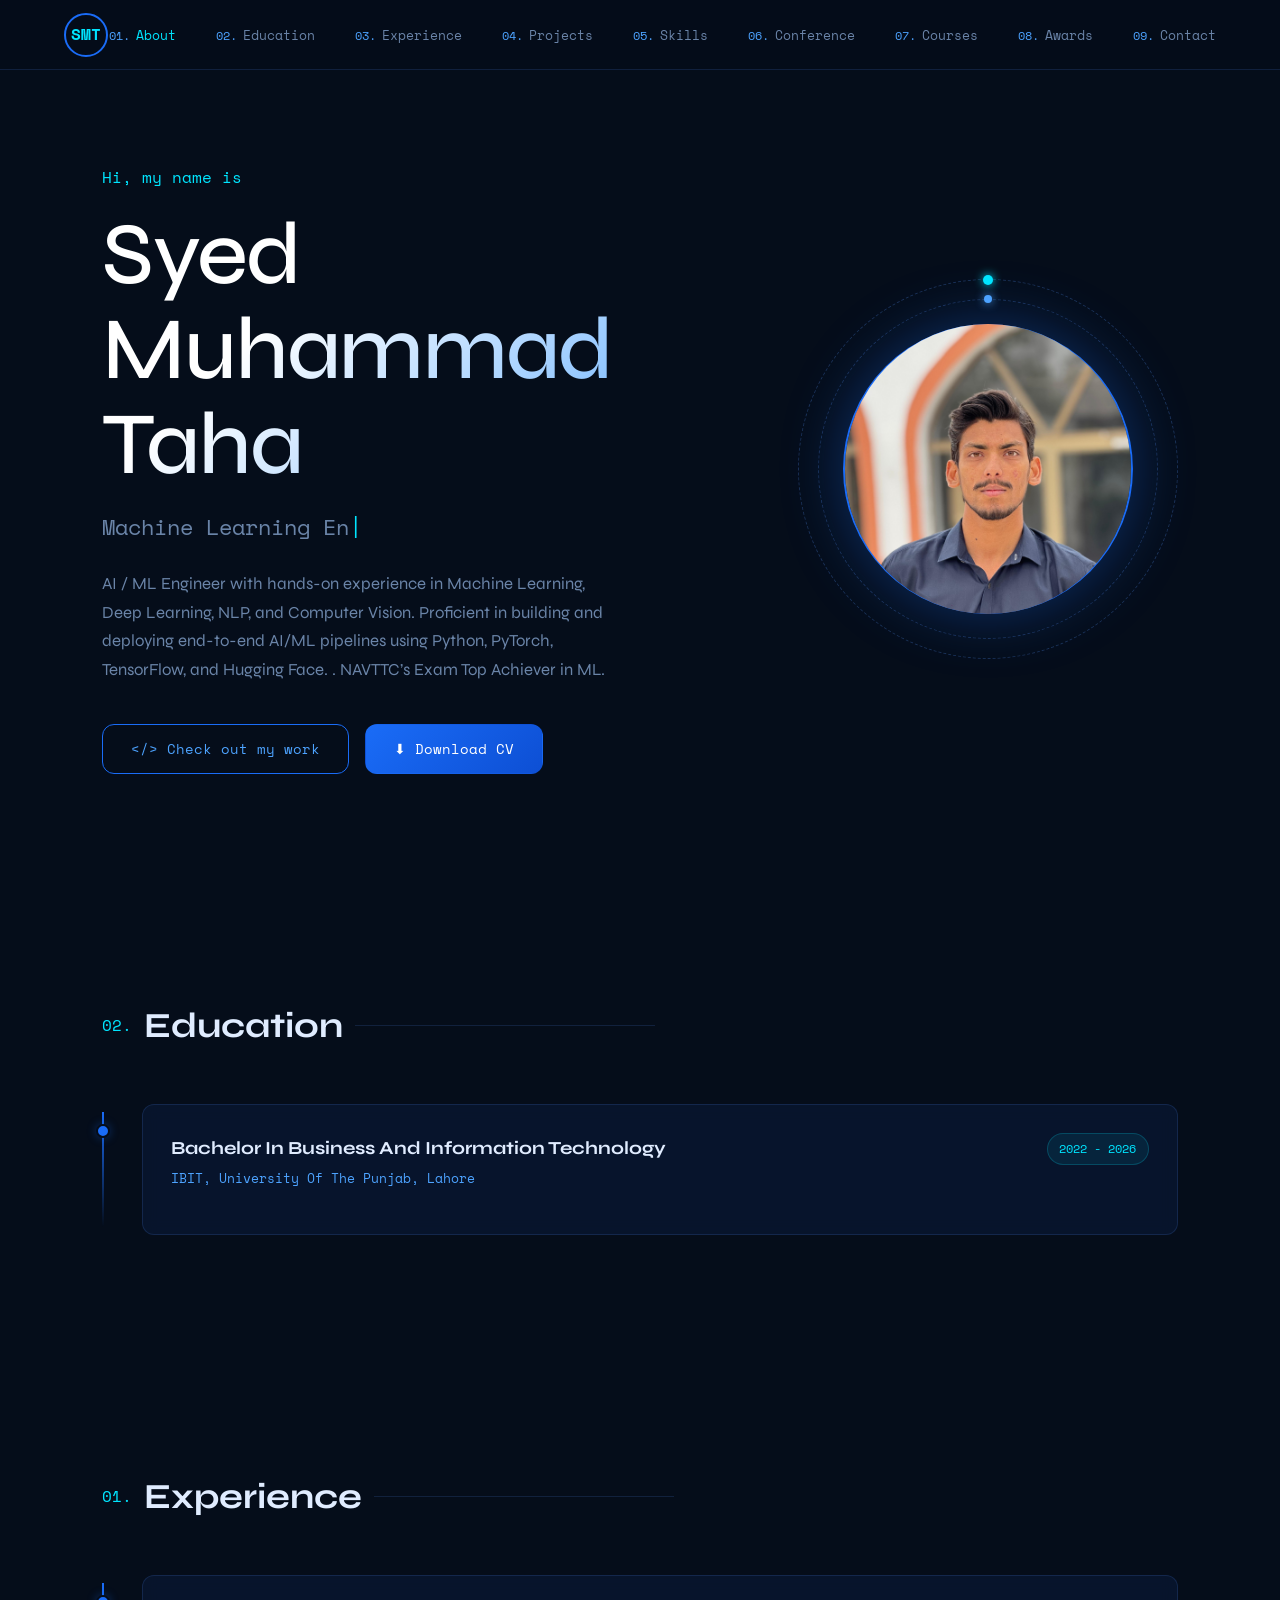
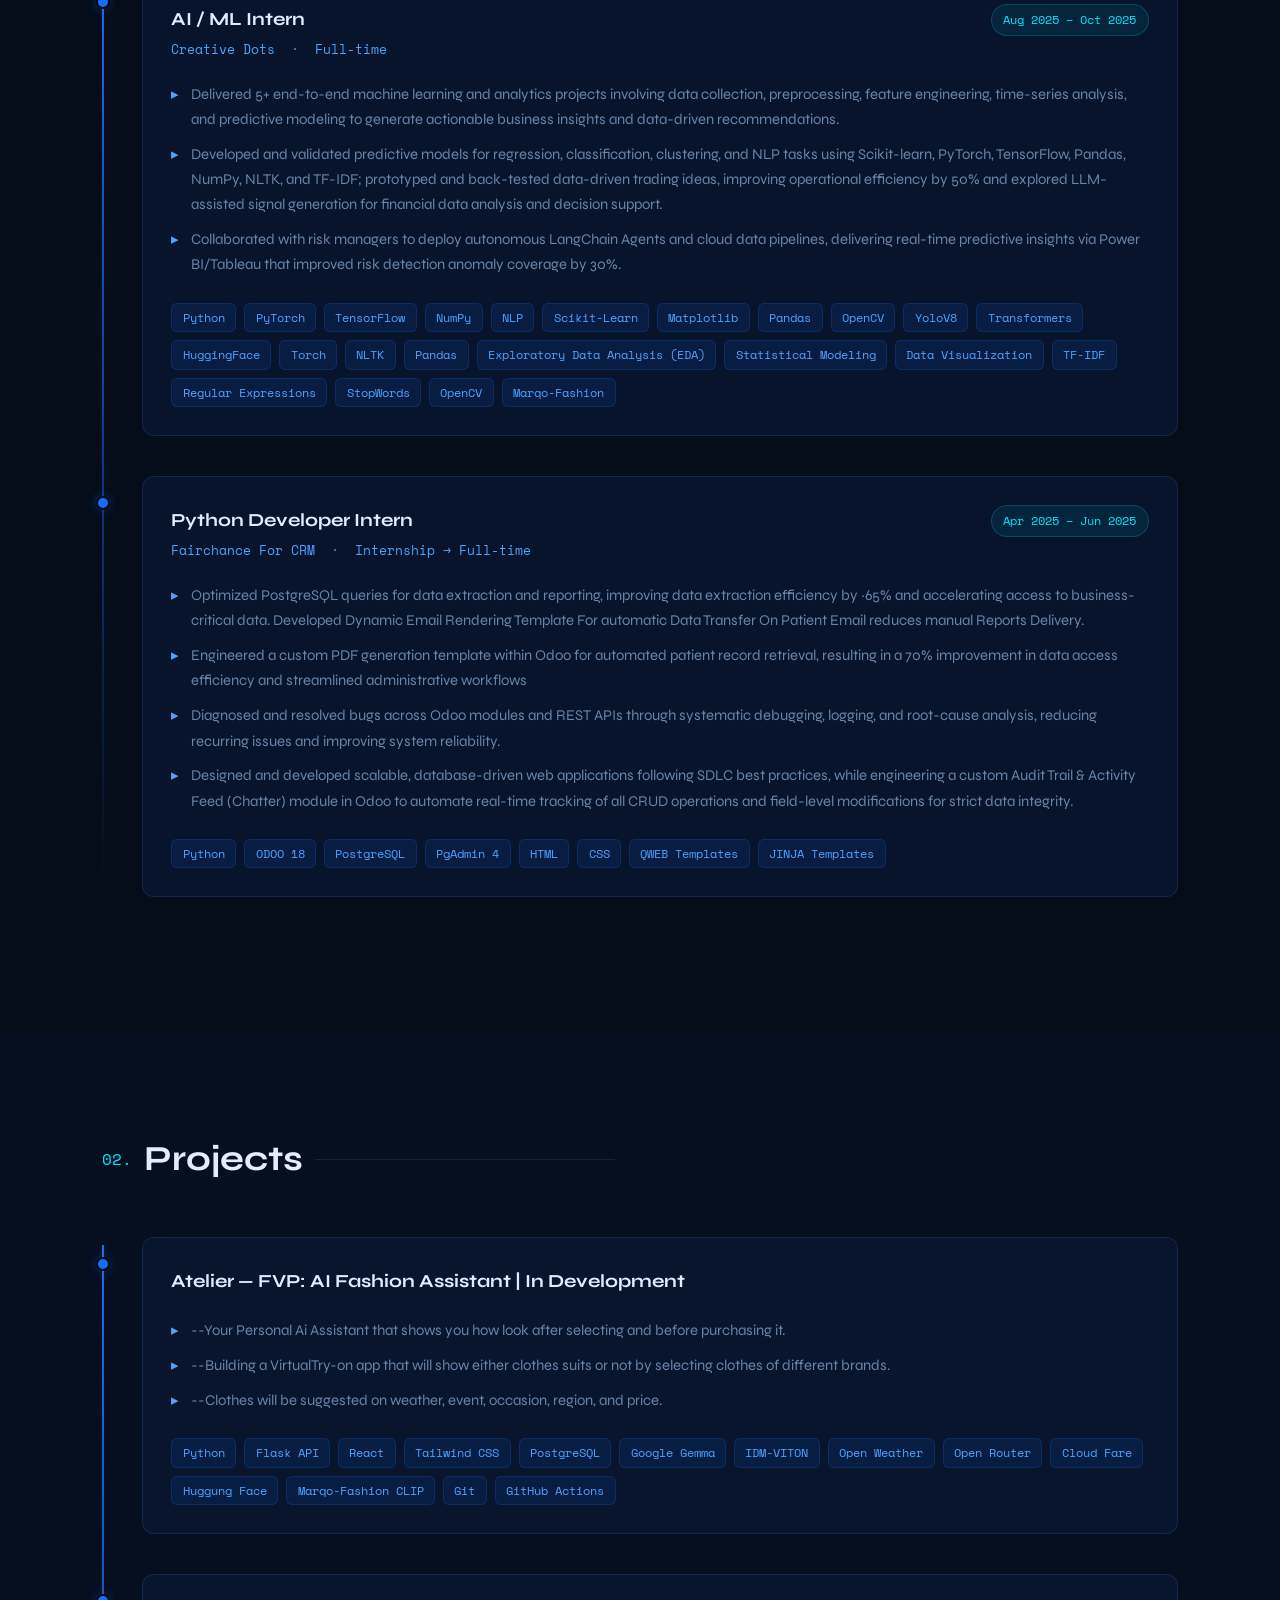
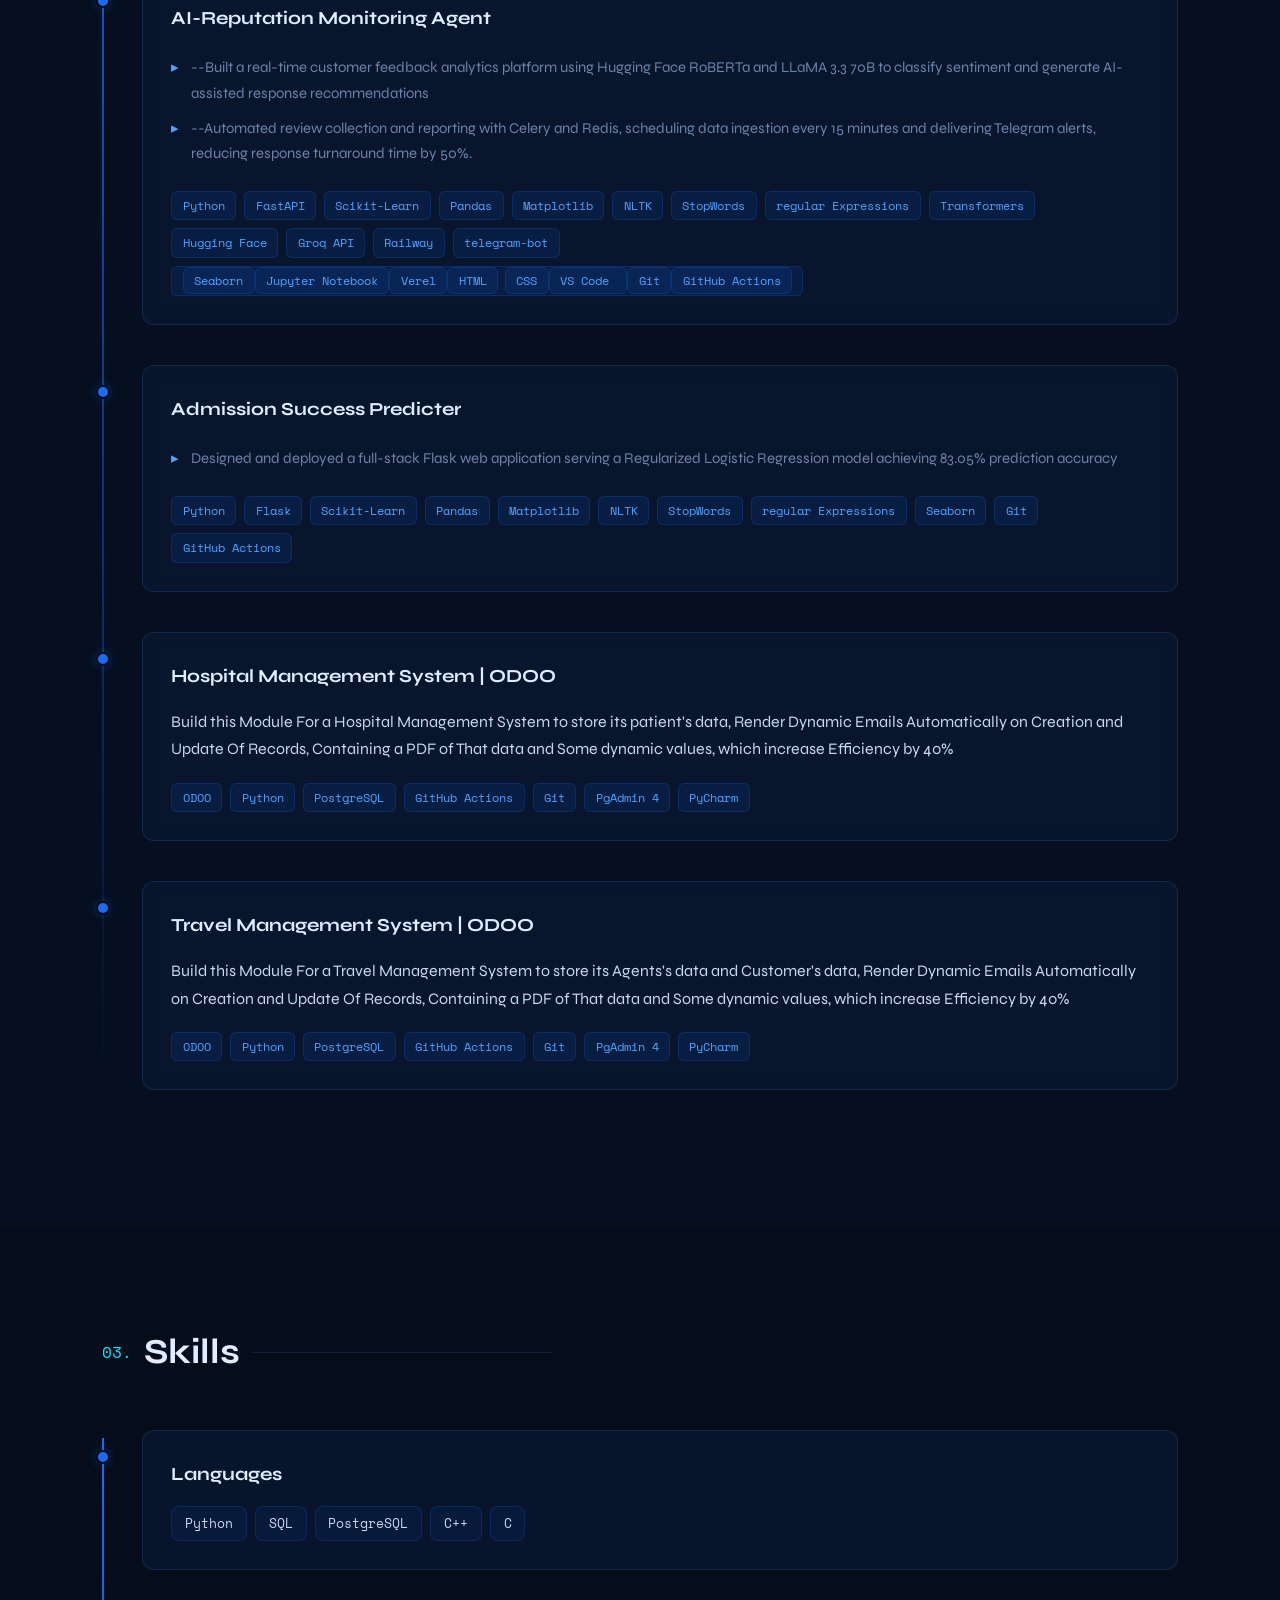
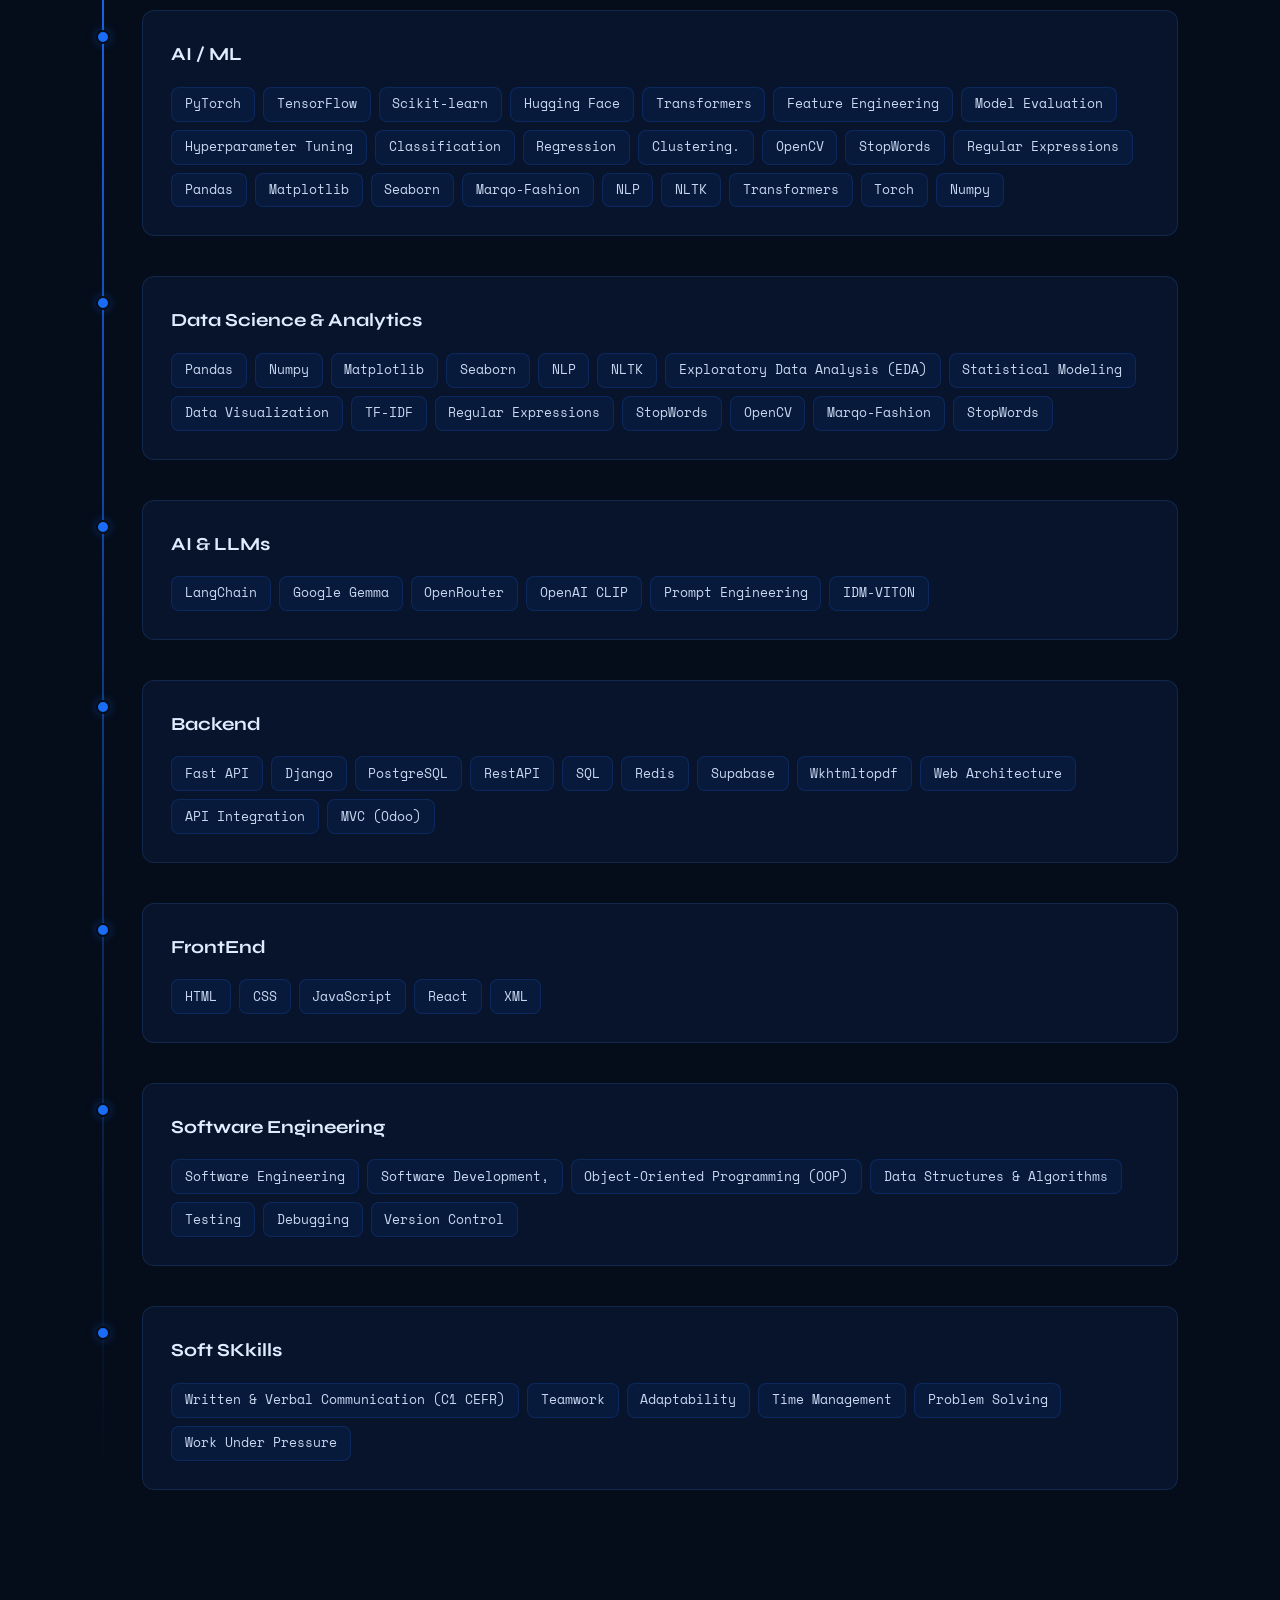
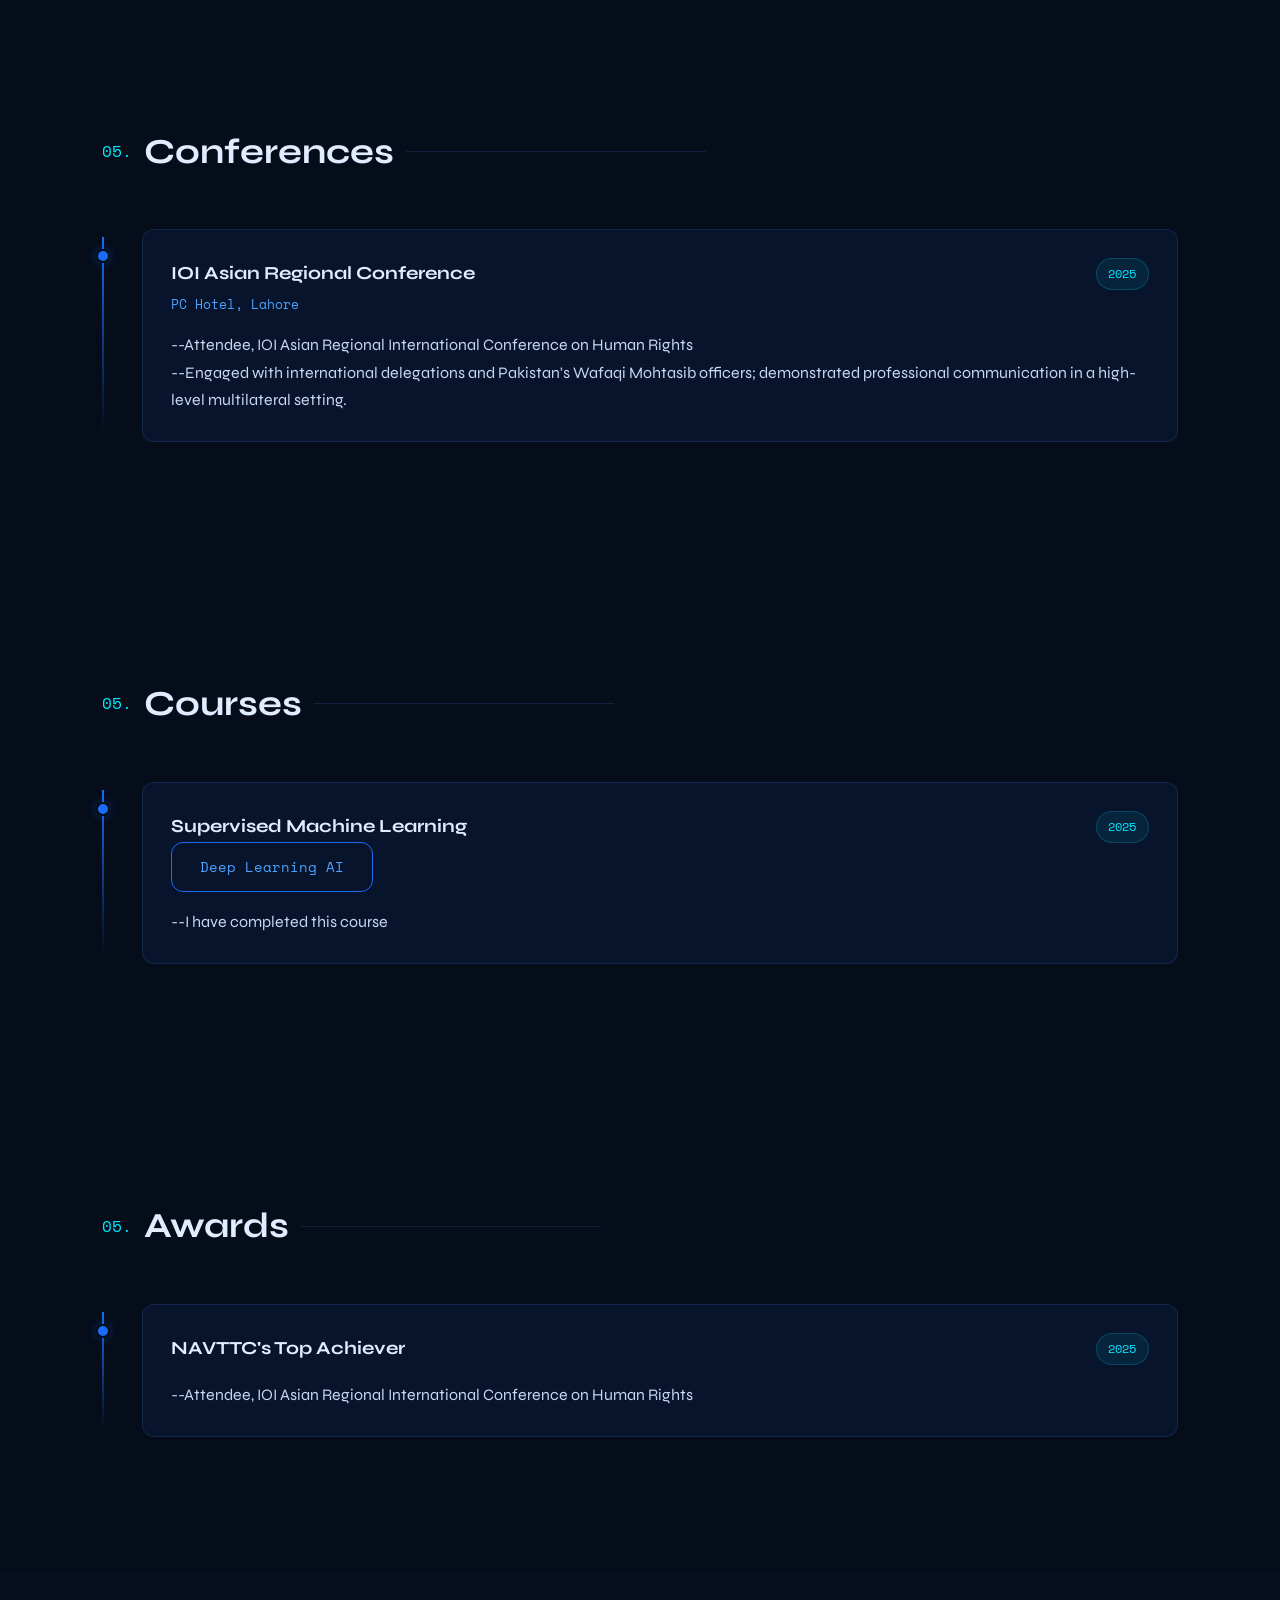
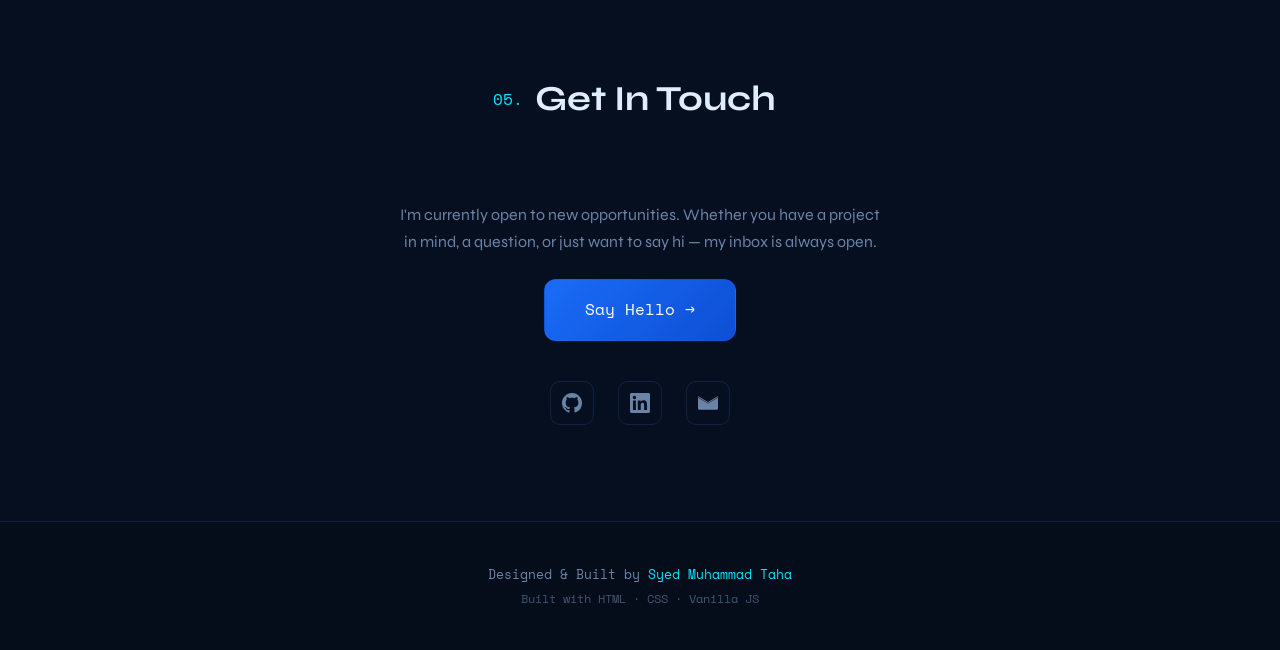
<file: index.html>
<!DOCTYPE html>
<html lang="en">

<head>
  <meta charset="UTF-8" />
  <meta name="viewport" content="width=device-width, initial-scale=1.0" />
  <title>Syed Muhammad Taha | ML Engineer</title>
  <link rel="stylesheet" href="style.css" />
  <link rel="preconnect" href="https://fonts.googleapis.com">
  <link
    href="https://fonts.googleapis.com/css2?family=Space+Mono:wght@400;700&family=Syne:wght@400;600;700;800&display=swap"
    rel="stylesheet">
</head>

<body>

  <!-- ── CANVAS BACKGROUND ── -->
  <canvas id="bgCanvas"></canvas>

  <!-- ── NAV ── -->
  <nav id="navbar">
    <div class="nav-logo">
      <span class="logo-ring">SMT</span>
    </div>
    <ul class="nav-links">
      <li><a href="#about">About</a></li>
      <li><a href="#Education">Education</a></li>
      <li><a href="#experience">Experience</a></li>
      <li><a href="#projects">Projects</a></li>
      <li><a href="#skills">Skills</a></li>
      <li><a href="#conference">Conference</a></li>
      <li><a href="#courses">Courses</a></li>
      <li><a href="#awards">Awards</a></li>
      <li><a href="#contact">Contact</a></li>
    </ul>
    <button class="hamburger" id="hamburger" aria-label="Menu">
      <span></span><span></span><span></span>
    </button>
  </nav>

  <!-- ── MOBILE MENU ── -->
  <div class="mobile-menu" id="mobileMenu">
    <ul>
      <li><a href="#about" class="mobile-link">About</a></li>
      <li><a href="#experience" class="mobile-link">Experience</a></li>
      <li><a href="#projects" class="mobile-link">Projects</a></li>
      <li><a href="#skills" class="mobile-link">Skills</a></li>
      <li><a href="#education" class="mobile-link">Education</a></li>
      <li><a href="#conference" class="mobile-link">Conference</a></li>
      <li><a href="#courses" class="mobile-link">Courses</a></li>
      <li><a href="#awards" class="mobile-link">Awards</a></li>
      <li><a href="#contact" class="mobile-link">Contact</a></li>
    </ul>
  </div>

  <!-- ── HERO ── -->
  <section id="about" class="hero">
    <div class="hero-content">
      <p class="hero-greeting">Hi, my name is</p>
      <h1 class="hero-name">Syed Muhammad<br>Taha</h1>
      <h2 class="hero-title">
        <span class="typed-wrapper">
          <span id="typed"></span><span class="cursor">|</span>
        </span>
      </h2>
      <p class="hero-bio">AI / ML Engineer with hands-on experience in Machine Learning, Deep Learning, NLP, and
        Computer Vision. Proficient in building and deploying end-to-end AI/ML pipelines using Python, PyTorch,
        TensorFlow, and Hugging Face. . NAVTTC’s Exam Top Achiever in ML.</p>
      <div class="hero-cta">
        <a href="#projects" class="btn btn-outline">&lt;/&gt; Check out my work</a>
        <a href="CVS\Syed Muhammad Taha.docx" download class="btn btn-fill">⬇ Download CV</a>
      </div>
    </div>
    <div class="hero-visual">
      <div class="avatar-ring">
        <div class="avatar-inner">
          <img src="images\CV-Photo.jpg" alt="Syed Muhammad Taha" class="hero-photo">
        </div>
        <div class="orbit orbit-1">
          <div class="orb"></div>
        </div>
        <div class="orbit orbit-2">
          <div class="orb orb-2"></div>
        </div>
      </div>
    </div>
  </section>

  <!---------------------------------------- ── Education ── -------------------------------------------->
  <section id="Education" class="section">
    <div class="container">
      <h2 class="section-title"><span class="num">02.</span> Education</h2>
      <div class="timeline">

        <div class="timeline-item">
          <div class="timeline-dot"></div>
          <div class="timeline-card">
            <div class="card-header">
              <div>
                <h3>Bachelor In Business And Information Technology</h3>
                <p class="company">IBIT, University Of The Punjab, Lahore</p>
              </div>
              <span class="date-badge">2022 - 2026</span>
            </div>
          </div>
        </div>
      </div>
    </div>
  </section>

  <!-- ── EXPERIENCE ── -->
  <section id="experience" class="section">
    <div class="container">
      <h2 class="section-title"><span class="num">01.</span> Experience</h2>
      <div class="timeline">

        <div class="timeline-item">
          <div class="timeline-dot"></div>
          <div class="timeline-card">
            <div class="card-header">
              <div>
                <h3>AI / ML Intern</h3>
                <p class="company">Creative Dots &nbsp;·&nbsp; Full-time</p>
              </div>
              <span class="date-badge">Aug 2025 – Oct 2025</span>
            </div>
            <ul class="card-bullets">
              <li>Delivered 5+ end-to-end machine learning and analytics projects involving data collection, preprocessing, feature engineering, time-series analysis, and predictive modeling to generate actionable business insights and data-driven recommendations. </li>
              <li>Developed and validated predictive models for regression, classification, clustering, and NLP tasks using Scikit-learn, PyTorch, TensorFlow, Pandas, NumPy, NLTK, and TF-IDF; prototyped and back-tested data-driven trading ideas, improving operational efficiency by 50% and explored LLM-assisted signal generation for financial data analysis and decision support.</li>
              <li>Collaborated with risk managers to deploy autonomous LangChain Agents and cloud data pipelines, delivering real-time predictive insights via Power BI/Tableau that improved risk detection anomaly coverage by 30%.</li>
            </ul>
            <div class="card-tags">
              <span>Python</span><span>PyTorch</span><span>TensorFlow</span><span>NumPy</span><span>NLP</span><span>Scikit-Learn</span><span>Matplotlib</span><span>Pandas</span><span>OpenCV</span><span>YoloV8</span><span>Transformers</span><span>HuggingFace</span><span>Torch</span><span>NLTK</span><span>Pandas</span>
              <span>Exploratory Data Analysis (EDA)</span>
              <span>Statistical Modeling</span>
              <span>Data Visualization</span>
              <span>TF-IDF </span>
              <span>Regular Expressions</span>
              <span>StopWords</span>
              <span>OpenCV</span>
              <span>Marqo-Fashion</span>
            </div>
          </div>
        </div>

        <div class="timeline-item">
          <div class="timeline-dot"></div>
          <div class="timeline-card">
            <div class="card-header">
              <div>
                <h3>Python Developer Intern</h3>
                <p class="company">Fairchance For CRM &nbsp;·&nbsp; Internship → Full-time</p>
              </div>
              <span class="date-badge">Apr 2025 – Jun 2025</span>
            </div>
            <ul class="card-bullets">
              <li>Optimized PostgreSQL queries for data extraction and reporting, improving data extraction efficiency by ~65% and accelerating access to business-critical data. Developed Dynamic Email Rendering Template For automatic Data Transfer On Patient Email reduces manual Reports Delivery.</li>
              <li>Engineered a custom PDF generation template within Odoo for automated patient record retrieval, resulting in a 70% improvement in data access efficiency and streamlined administrative workflows</li>
              <li>Diagnosed and resolved bugs across Odoo modules and REST APIs through systematic debugging, logging, and root-cause analysis, reducing recurring issues and improving system reliability.</li>
              <li>Designed and developed scalable, database-driven web applications following SDLC best practices, while engineering a custom Audit Trail & Activity Feed (Chatter) module in Odoo to automate real-time tracking of all CRUD operations and field-level modifications for strict data integrity.</li>
            </ul>
            <div class="card-tags">
              <span>Python</span><span>ODOO 18</span><span>PostgreSQL</span><span>PgAdmin 4</span>
              <span>HTML</span><span>CSS</span><span>QWEB Templates</span><span>JINJA Templates</span>
            </div>
          </div>
        </div>

      </div>
    </div>
  </section>

  <!---------------------------------------- ── PROJECTS ── -------------------------------------------->
  <section id="projects" class="section alt">
    <div class="container">
      <h2 class="section-title"><span class="num">02.</span> Projects</h2>
      <div class="timeline">
        <div class="timeline-item">
          <div class="timeline-dot"></div>
          <div class="timeline-card">
            <div class="card-header">
              <div>
                <h3>Atelier — FVP: AI Fashion Assistant | In Development</h3>
              </div>
              <span class="project-links"></span>
              <a href="https://github.com/Abdulwahid27/FYP-test-" aria-label="GitHub"><svg viewBox="0 0 24 24"
                  fill="currentColor">
                  <path
                    d="M12 0C5.37 0 0 5.37 0 12c0 5.31 3.435 9.795 8.205 11.385.6.105.825-.255.825-.57 0-.285-.015-1.23-.015-2.235-3.015.555-3.795-.735-4.035-1.41-.135-.345-.72-1.41-1.23-1.695-.42-.225-1.02-.78-.015-.795.945-.015 1.62.87 1.845 1.23 1.08 1.815 2.805 1.305 3.495.99.105-.78.42-1.305.765-1.605-2.67-.3-5.46-1.335-5.46-5.925 0-1.305.465-2.385 1.23-3.225-.12-.3-.54-1.53.12-3.18 0 0 1.005-.315 3.3 1.23.96-.27 1.98-.405 3-.405s2.04.135 3 .405c2.295-1.56 3.3-1.23 3.3-1.23.66 1.65.24 2.88.12 3.18.765.84 1.23 1.905 1.23 3.225 0 4.605-2.805 5.625-5.475 5.925.435.375.81 1.095.81 2.22 0 1.605-.015 2.895-.015 3.3 0 .315.225.69.825.57A12.02 12.02 0 0 0 24 12c0-6.63-5.37-12-12-12z" />
                </svg></a>
              <a href="https://virtual-fashion-4915590b870b.herokuapp.com/" aria-label="Live"><svg viewBox="0 0 24 24"
                  fill="none" stroke="currentColor" stroke-width="2">
                  <path d="M18 13v6a2 2 0 0 1-2 2H5a2 2 0 0 1-2-2V8a2 2 0 0 1 2-2h6" />
                  <polyline points="15 3 21 3 21 9" />
                  <line x1="10" y1="14" x2="21" y2="3" />
                </svg></a>
            </div>
            <ul class="card-bullets">
              <li>--Your Personal Ai Assistant that shows you how look after selecting and before purchasing it.</li>
              <li>--Building a VirtualTry-on app that will show either clothes suits or not by selecting clothes of
                different brands.</li>
              <li>--Clothes will be suggested on weather, event, occasion, region, and price.</li>
            </ul>
            <div class="card-tags">
              <span>Python</span><span>Flask API</span><span>React</span><span>Tailwind CSS</span>
              <span>PostgreSQL</span><span>Google Gemma</span><span>IDM-VITON</span><span>Open Weather</span>
              <span>Open Router </span><span>Cloud Fare</span><span>Huggung Face</span><span>Marqo-Fashion
                CLIP</span><span>Git</span><span>GitHub Actions</span>
            </div>
          </div>
        </div>

        <div class="timeline-item">
          <div class="timeline-dot"></div>
          <div class="timeline-card">
            <div class="card-header">
              <div>
                <h3>AI-Reputation Monitoring Agent</h3>
              </div>
              <span class="project-links"></span>
              <a href="https://github.com/smuhammadtaha3/Reputation-Monitoring-Agent" aria-label="GitHub"><svg
                  viewBox="0 0 24 24" fill="currentColor">
                  <path
                    d="M12 0C5.37 0 0 5.37 0 12c0 5.31 3.435 9.795 8.205 11.385.6.105.825-.255.825-.57 0-.285-.015-1.23-.015-2.235-3.015.555-3.795-.735-4.035-1.41-.135-.345-.72-1.41-1.23-1.695-.42-.225-1.02-.78-.015-.795.945-.015 1.62.87 1.845 1.23 1.08 1.815 2.805 1.305 3.495.99.105-.78.42-1.305.765-1.605-2.67-.3-5.46-1.335-5.46-5.925 0-1.305.465-2.385 1.23-3.225-.12-.3-.54-1.53.12-3.18 0 0 1.005-.315 3.3 1.23.96-.27 1.98-.405 3-.405s2.04.135 3 .405c2.295-1.56 3.3-1.23 3.3-1.23.66 1.65.24 2.88.12 3.18.765.84 1.23 1.905 1.23 3.225 0 4.605-2.805 5.625-5.475 5.925.435.375.81 1.095.81 2.22 0 1.605-.015 2.895-.015 3.3 0 .315.225.69.825.57A12.02 12.02 0 0 0 24 12c0-6.63-5.37-12-12-12z" />
                </svg></a>
              <a href="https://reputation-monitoring-agent-production.up.railway.app/dashboard" aria-label="Live"><svg
                  viewBox="0 0 24 24" fill="none" stroke="currentColor" stroke-width="2">
                  <path d="M18 13v6a2 2 0 0 1-2 2H5a2 2 0 0 1-2-2V8a2 2 0 0 1 2-2h6" />
                  <polyline points="15 3 21 3 21 9" />
                  <line x1="10" y1="14" x2="21" y2="3" />
                </svg></a>
            </div>
            <ul class="card-bullets">
              <li>--Built a real-time customer feedback analytics platform using Hugging Face RoBERTa and LLaMA 3.3 70B
                to
                classify sentiment and generate AI-assisted response recommendations</li>
              <li>--Automated review collection and reporting with Celery and Redis, scheduling data ingestion every 15
                minutes and delivering Telegram alerts, reducing response turnaround time by 50%.
              </li>
            </ul>
            <div class="card-tags">
              <span>Python</span><span>FastAPI</span><span>Scikit-Learn</span><span>Pandas</span>
              <span>Matplotlib</span><span>NLTK</span><span>StopWords</span><span>regular Expressions</span>
              <span>Transformers</span><span>Hugging Face</span><span>Groq
                API</span><span>Railway</span><span>telegram-bot</span><span><span>Seaborn</span><span>Jupyter
                  Notebook</span><span>Verel</span><span>HTML</span>
                <span>CSS</span><span>VS Code </span><span>Git</span><span>GitHub Actions</span>
            </div>
          </div>
        </div>

        <div class="timeline-item">
          <div class="timeline-dot"></div>
          <div class="timeline-card">
            <div class="card-header">
              <div>
                <h3>Admission Success Predicter</h3>
              </div>
              <span class="project-links"></span>
              <a href="https://github.com/smuhammadtaha3/All-Machine-Learning-codes/tree/main/Student_Admission_Predictor"
                aria-label="GitHub"><svg viewBox="0 0 24 24" fill="currentColor">
                  <path
                    d="M12 0C5.37 0 0 5.37 0 12c0 5.31 3.435 9.795 8.205 11.385.6.105.825-.255.825-.57 0-.285-.015-1.23-.015-2.235-3.015.555-3.795-.735-4.035-1.41-.135-.345-.72-1.41-1.23-1.695-.42-.225-1.02-.78-.015-.795.945-.015 1.62.87 1.845 1.23 1.08 1.815 2.805 1.305 3.495.99.105-.78.42-1.305.765-1.605-2.67-.3-5.46-1.335-5.46-5.925 0-1.305.465-2.385 1.23-3.225-.12-.3-.54-1.53.12-3.18 0 0 1.005-.315 3.3 1.23.96-.27 1.98-.405 3-.405s2.04.135 3 .405c2.295-1.56 3.3-1.23 3.3-1.23.66 1.65.24 2.88.12 3.18.765.84 1.23 1.905 1.23 3.225 0 4.605-2.805 5.625-5.475 5.925.435.375.81 1.095.81 2.22 0 1.605-.015 2.895-.015 3.3 0 .315.225.69.825.57A12.02 12.02 0 0 0 24 12c0-6.63-5.37-12-12-12z" />
                </svg></a>
              <a href="https://machinlearning01.vercel.app/" aria-label="Live"><svg viewBox="0 0 24 24" fill="none"
                  stroke="currentColor" stroke-width="2">
                  <path d="M18 13v6a2 2 0 0 1-2 2H5a2 2 0 0 1-2-2V8a2 2 0 0 1 2-2h6" />
                  <polyline points="15 3 21 3 21 9" />
                  <line x1="10" y1="14" x2="21" y2="3" />
                </svg></a>
            </div>
            <ul class="card-bullets">
              <li>
                <p>Designed and deployed a full-stack Flask web application serving a Regularized Logistic Regression
                  model
                  achieving 83.05% prediction accuracy</p>
              </li>
            </ul>
            <div class="card-tags">
              <span>Python</span><span>Flask </span><span>Scikit-Learn</span><span>Pandas</span>
              <span>Matplotlib</span><span>NLTK</span><span>StopWords</span><span>regular Expressions</span>
              <span>Seaborn</span><span>Git</span><span>GitHub Actions</span>
            </div>
          </div>
        </div>


        <div class="timeline-item">
          <div class="timeline-dot"></div>
          <div class="timeline-card">
            <div class="card-header">
              <div>
                <h3>Hospital Management System | ODOO</h3>
              </div>
              <span class="project-links"></span>
              <a href="https://github.com/smuhammadtaha3/My_ODOO_CODE/tree/main/hospital_management"
                aria-label="GitHub"><svg viewBox="0 0 24 24" fill="currentColor">
                  <path
                    d="M12 0C5.37 0 0 5.37 0 12c0 5.31 3.435 9.795 8.205 11.385.6.105.825-.255.825-.57 0-.285-.015-1.23-.015-2.235-3.015.555-3.795-.735-4.035-1.41-.135-.345-.72-1.41-1.23-1.695-.42-.225-1.02-.78-.015-.795.945-.015 1.62.87 1.845 1.23 1.08 1.815 2.805 1.305 3.495.99.105-.78.42-1.305.765-1.605-2.67-.3-5.46-1.335-5.46-5.925 0-1.305.465-2.385 1.23-3.225-.12-.3-.54-1.53.12-3.18 0 0 1.005-.315 3.3 1.23.96-.27 1.98-.405 3-.405s2.04.135 3 .405c2.295-1.56 3.3-1.23 3.3-1.23.66 1.65.24 2.88.12 3.18.765.84 1.23 1.905 1.23 3.225 0 4.605-2.805 5.625-5.475 5.925.435.375.81 1.095.81 2.22 0 1.605-.015 2.895-.015 3.3 0 .315.225.69.825.57A12.02 12.02 0 0 0 24 12c0-6.63-5.37-12-12-12z" />
                </svg></a>
              <a href="#" aria-label="Live"><svg viewBox="0 0 24 24" fill="none" stroke="currentColor" stroke-width="2">
                  <path d="M18 13v6a2 2 0 0 1-2 2H5a2 2 0 0 1-2-2V8a2 2 0 0 1 2-2h6" />
                  <polyline points="15 3 21 3 21 9" />
                  <line x1="10" y1="14" x2="21" y2="3" />
                </svg></a>
            </div>
            <ul class="card-bullets">
              <p>Build this Module For a Hospital Management System to store its patient's data, Render Dynamic Emails
                Automatically on Creation and Update Of Records, Containing a PDF of That data and Some dynamic values,
                which increase Efficiency by 40%</p>
            </ul>
            <div class="card-tags">
              <span>ODOO</span><span>Python</span><span>PostgreSQL</span><span>GitHub Actions</span>
              <span>Git</span><span>PgAdmin 4</span><span>PyCharm</span>
            </div>
          </div>
        </div>


        <div class="timeline-item">
          <div class="timeline-dot"></div>
          <div class="timeline-card">
            <div class="card-header">
              <div>
                <h3>Travel Management System | ODOO</h3>
              </div>
              <span class="project-links"></span>
              <a href="https://github.com/smuhammadtaha3/My_ODOO_CODE/tree/main/travels_management"
                aria-label="GitHub"><svg viewBox="0 0 24 24" fill="currentColor">
                  <path
                    d="M12 0C5.37 0 0 5.37 0 12c0 5.31 3.435 9.795 8.205 11.385.6.105.825-.255.825-.57 0-.285-.015-1.23-.015-2.235-3.015.555-3.795-.735-4.035-1.41-.135-.345-.72-1.41-1.23-1.695-.42-.225-1.02-.78-.015-.795.945-.015 1.62.87 1.845 1.23 1.08 1.815 2.805 1.305 3.495.99.105-.78.42-1.305.765-1.605-2.67-.3-5.46-1.335-5.46-5.925 0-1.305.465-2.385 1.23-3.225-.12-.3-.54-1.53.12-3.18 0 0 1.005-.315 3.3 1.23.96-.27 1.98-.405 3-.405s2.04.135 3 .405c2.295-1.56 3.3-1.23 3.3-1.23.66 1.65.24 2.88.12 3.18.765.84 1.23 1.905 1.23 3.225 0 4.605-2.805 5.625-5.475 5.925.435.375.81 1.095.81 2.22 0 1.605-.015 2.895-.015 3.3 0 .315.225.69.825.57A12.02 12.02 0 0 0 24 12c0-6.63-5.37-12-12-12z" />
                </svg></a>
              <a href="#" aria-label="Live"><svg viewBox="0 0 24 24" fill="none" stroke="currentColor" stroke-width="2">
                  <path d="M18 13v6a2 2 0 0 1-2 2H5a2 2 0 0 1-2-2V8a2 2 0 0 1 2-2h6" />
                  <polyline points="15 3 21 3 21 9" />
                  <line x1="10" y1="14" x2="21" y2="3" />
                </svg></a>
            </div>
            <ul class="card-bullets">
              <p>Build this Module For a Travel Management System to store its Agents's data and Customer's data, Render
                Dynamic Emails Automatically on Creation and Update Of Records, Containing a PDF of That data and Some
                dynamic values, which increase Efficiency by 40%</p>
            </ul>
            <div class="card-tags">
              <span>ODOO</span><span>Python</span><span>PostgreSQL</span><span>GitHub Actions</span>
              <span>Git</span><span>PgAdmin 4</span><span>PyCharm</span>
            </div>
          </div>
        </div>
      </div>
    </div>
  </section>

  <!-- ── SKILLS ── -->
  <section id="skills" class="section">
    <div class="container">
      <h2 class="section-title"><span class="num">03.</span> Skills</h2>
      <!--New-->
      <div class="timeline">
        <div class="timeline-item">
          <div class="timeline-dot"></div>
          <div class="timeline-card">
            <div class="card-header">
              <div>
                <h3>Languages</h3>
              </div>
            </div>
            <div class="skill-pills">
              <span>Python</span><span>SQL</span><span>PostgreSQL</span><span>C++</span>
              <span>C</span>
            </div>
          </div>
        </div>

        <div class="timeline-item">
          <div class="timeline-dot"></div>
          <div class="timeline-card">
            <div class="card-header">
              <div>
                <h3>AI / ML</h3>
              </div>
            </div>
            <div class="skill-pills">
              <span>PyTorch</span>
              <span>TensorFlow</span>
              <span>Scikit-learn</span>
              <span>Hugging Face</span>
              <span>Transformers</span>
              <span> Feature Engineering</span>
              <span>Model Evaluation</span>
              <span>Hyperparameter Tuning</span>
              <span> Classification</span>
              <span>Regression</span>
              <span>Clustering.</span>
              <span>OpenCV</span>
              <span>StopWords</span>
              <span>Regular Expressions</span>
              <span>Pandas</span>
              <span>Matplotlib</span>
              <span>Seaborn</span>
              <span>Marqo-Fashion</span>
              <span>NLP</span>
              <span>NLTK</span>
              <span>Transformers</span>
              <span>Torch</span>
              <span>Numpy</span>
            </div>
          </div>
        </div>

        <div class="timeline-item">
          <div class="timeline-dot"></div>
          <div class="timeline-card">
            <div class="card-header">
              <div>
                <h3>Data Science & Analytics</h3>
              </div>
            </div>
            <div class="skill-pills">
              <span>Pandas</span>
              <span>Numpy</span>
              <span>Matplotlib</span>
              <span>Seaborn</span>
              <span>NLP</span>
              <span>NLTK</span>
              <span>Exploratory Data Analysis (EDA)</span>
              <span>Statistical Modeling</span>
              <span>Data Visualization</span>
              <span>TF-IDF </span>
              <span>Regular Expressions</span>
              <span>StopWords</span>
              <span>OpenCV</span>
              <span>Marqo-Fashion</span>
              <span>StopWords</span>
            </div>
          </div>
        </div>

        <div class="timeline-item">
          <div class="timeline-dot"></div>
          <div class="timeline-card">
            <div class="card-header">
              <div>
                <h3>AI & LLMs</h3>
              </div>
            </div>
            <div class="skill-pills">
              <span>LangChain</span>
              <span>Google Gemma</span>
              <span>OpenRouter</span>
              <span>OpenAI CLIP</span>
              <span>Prompt Engineering</span>
              <span>IDM-VITON</span>
            </div>
          </div>
        </div>

        <div class="timeline-item">
          <div class="timeline-dot"></div>
          <div class="timeline-card">
            <div class="card-header">
              <div>
                <h3>Backend</h3>
              </div>
            </div>
            <div class="skill-pills">
              <span>Fast API</span><span>Django</span><span>PostgreSQL</span>
              <span>RestAPI</span><span>SQL</span>
              <span>Redis</span>
              <span>Supabase</span>
              <span>Wkhtmltopdf</span>
              <span>Web Architecture</span>
              <span>API Integration</span>
              <span>MVC (Odoo)</span>
            </div>
          </div>
        </div>

        <div class="timeline-item">
          <div class="timeline-dot"></div>
          <div class="timeline-card">
            <div class="card-header">
              <div>
                <h3>FrontEnd</h3>
              </div>
            </div>
            <div class="skill-pills">
              <span>HTML</span><span>CSS</span><span>JavaScript</span><span>React</span>
              <span>XML</span>
            </div>
          </div>
        </div>
        <div class="timeline-item">
          <div class="timeline-dot"></div>
          <div class="timeline-card">
            <div class="card-header">
              <div>
                <h3>Software Engineering</h3>
              </div>
            </div>
            <div class="skill-pills">
              <span>Software Engineering</span>
              <span>Software Development, </span>
              <span>Object-Oriented Programming (OOP)</span>
              <span>Data Structures & Algorithms</span>
              <span>Testing</span>
              <span>Debugging</span>
              <span>Version Control</span>
            </div>
          </div>
        </div>

        <div class="timeline-item">
          <div class="timeline-dot"></div>
          <div class="timeline-card">
            <div class="card-header">
              <div>
                <h3>Soft SKkills</h3>
              </div>
            </div>
            <div class="skill-pills">
              <span> Written & Verbal Communication (C1 CEFR)</span>
              <span>Teamwork</span>
              <span>Adaptability</span>
              <span>Time Management</span>
              <span>Problem Solving</span>
              <span>Work Under Pressure</span>
            </div>
          </div>
        </div>

      </div>
    </div>
  </section>

  <!-- ── Conferences ── -->

  <section id="conference" class="section">
    <div class="container">
      <h2 class="section-title"><span class="num">05.</span> Conferences</h2>
      <div class="timeline">

        <div class="timeline-item">
          <div class="timeline-dot"></div>
          <div class="timeline-card">
            <div class="card-header">
              <div>
                <h3>IOI Asian Regional Conference</h3>
                <p class="company">PC Hotel, Lahore</p>
              </div>
              <span class="date-badge">2025</span>
            </div>
            <ul>
              <li>--Attendee, IOI Asian Regional International Conference on Human Rights </li>
              <li>--Engaged with international delegations and Pakistan's Wafaqi Mohtasib officers; demonstrated
                professional communication in a high-level multilateral setting.</li>
            </ul>
          </div>
        </div>
      </div>
    </div>
  </section>
  <!-- ── COURSES ── -->

  <section id="courses" class="section">
    <div class="container">
      <h2 class="section-title"><span class="num">05.</span> Courses</h2>
      <div class="timeline">

        <div class="timeline-item">
          <div class="timeline-dot"></div>
          <div class="timeline-card">
            <div class="card-header">
              <div>
                <h3>Supervised Machine Learning</h3>
                <a href="http://deeplearning.ai" target="_blank" class="btn btn-outline">Deep Learning AI</a>
              </div>
              <span class="date-badge">2025</span>
            </div>
            <ul>
              <li>--I have completed this course </li>
            </ul>
          </div>
        </div>
      </div>
    </div>
  </section>

    <!-- ── AWARDS ── -->

  <section id="awards" class="section">
    <div class="container">
      <h2 class="section-title"><span class="num">05.</span> Awards</h2>
      <div class="timeline">

        <div class="timeline-item">
          <div class="timeline-dot"></div>
          <div class="timeline-card">
            <div class="card-header">
              <div>
                <h3>NAVTTC's Top Achiever</h3>
              </div>
              <span class="date-badge">2025</span>
            </div>
            <ul>
              <li>--Attendee, IOI Asian Regional International Conference on Human Rights </li>
            </ul>
          </div>
        </div>
      </div>
    </div>
  </section>
  <!-- ── CONTACT ── -->
  <section id="contact" class="section alt contact-section">
    <div class="container contact-container">
      <h2 class="section-title"><span class="num">05.</span> Get In Touch</h2>
      <p class="contact-sub">I'm currently open to new opportunities. Whether you have a project in mind, a
        question, or
        just want to say hi — my inbox is always open.</p>
      <a href="mailto:syed.taha@email.com" class="btn btn-fill btn-lg">Say Hello →</a>
      <div class="social-links">
        <a href="https://github.com/smuhammadtaha3" target="_blank" rel="noopener" aria-label="GitHub">
          <svg viewBox="0 0 24 24" fill="currentColor">
            <path
              d="M12 0C5.37 0 0 5.37 0 12c0 5.31 3.435 9.795 8.205 11.385.6.105.825-.255.825-.57 0-.285-.015-1.23-.015-2.235-3.015.555-3.795-.735-4.035-1.41-.135-.345-.72-1.41-1.23-1.695-.42-.225-1.02-.78-.015-.795.945-.015 1.62.87 1.845 1.23 1.08 1.815 2.805 1.305 3.495.99.105-.78.42-1.305.765-1.605-2.67-.3-5.46-1.335-5.46-5.925 0-1.305.465-2.385 1.23-3.225-.12-.3-.54-1.53.12-3.18 0 0 1.005-.315 3.3 1.23.96-.27 1.98-.405 3-.405s2.04.135 3 .405c2.295-1.56 3.3-1.23 3.3-1.23.66 1.65.24 2.88.12 3.18.765.84 1.23 1.905 1.23 3.225 0 4.605-2.805 5.625-5.475 5.925.435.375.81 1.095.81 2.22 0 1.605-.015 2.895-.015 3.3 0 .315.225.69.825.57A12.02 12.02 0 0 0 24 12c0-6.63-5.37-12-12-12z" />
          </svg>
        </a>
        <a href="https://linkedin.com/in/m-taha-549760351" target="_blank" rel="noopener" aria-label="LinkedIn">
          <svg viewBox="0 0 24 24" fill="currentColor">
            <path
              d="M20.447 20.452h-3.554v-5.569c0-1.328-.027-3.037-1.852-3.037-1.853 0-2.136 1.445-2.136 2.939v5.667H9.351V9h3.414v1.561h.046c.477-.9 1.637-1.85 3.37-1.85 3.601 0 4.267 2.37 4.267 5.455v6.286zM5.337 7.433a2.062 2.062 0 0 1-2.063-2.065 2.064 2.064 0 1 1 2.063 2.065zm1.782 13.019H3.555V9h3.564v11.452zM22.225 0H1.771C.792 0 0 .774 0 1.729v20.542C0 23.227.792 24 1.771 24h20.451C23.2 24 24 23.227 24 22.271V1.729C24 .774 23.2 0 22.222 0h.003z" />
          </svg>
        </a>
        <a href="mailto:smt771871@gmail.com" target="_blank" rel="noopener" aria-label="Gmail">
          <svg viewBox="0 0 24 24" fill="currentColor" xmlns="http://www.w3.org/2000/svg">
            <path
              d="M12 12.713l-11.99-7.08V19c0 .552.447 1 1 1h21.98c.553 0 1-.448 1-1V5.633L12 12.713zM12 10.8L0 3.9V5l12 7.113L24 5V3.9l-12 6.9z" />
          </svg>
        </a>
      </div>
    </div>
  </section>

  <!-- ── FOOTER ── -->
  <footer>
    <p>Designed & Built by <span class="accent">Syed Muhammad Taha</span></p>
    <p class="footer-sub">Built with HTML · CSS · Vanilla JS</p>
  </footer>

  <script src="script.js"></script>
</body>

</html>
</file>
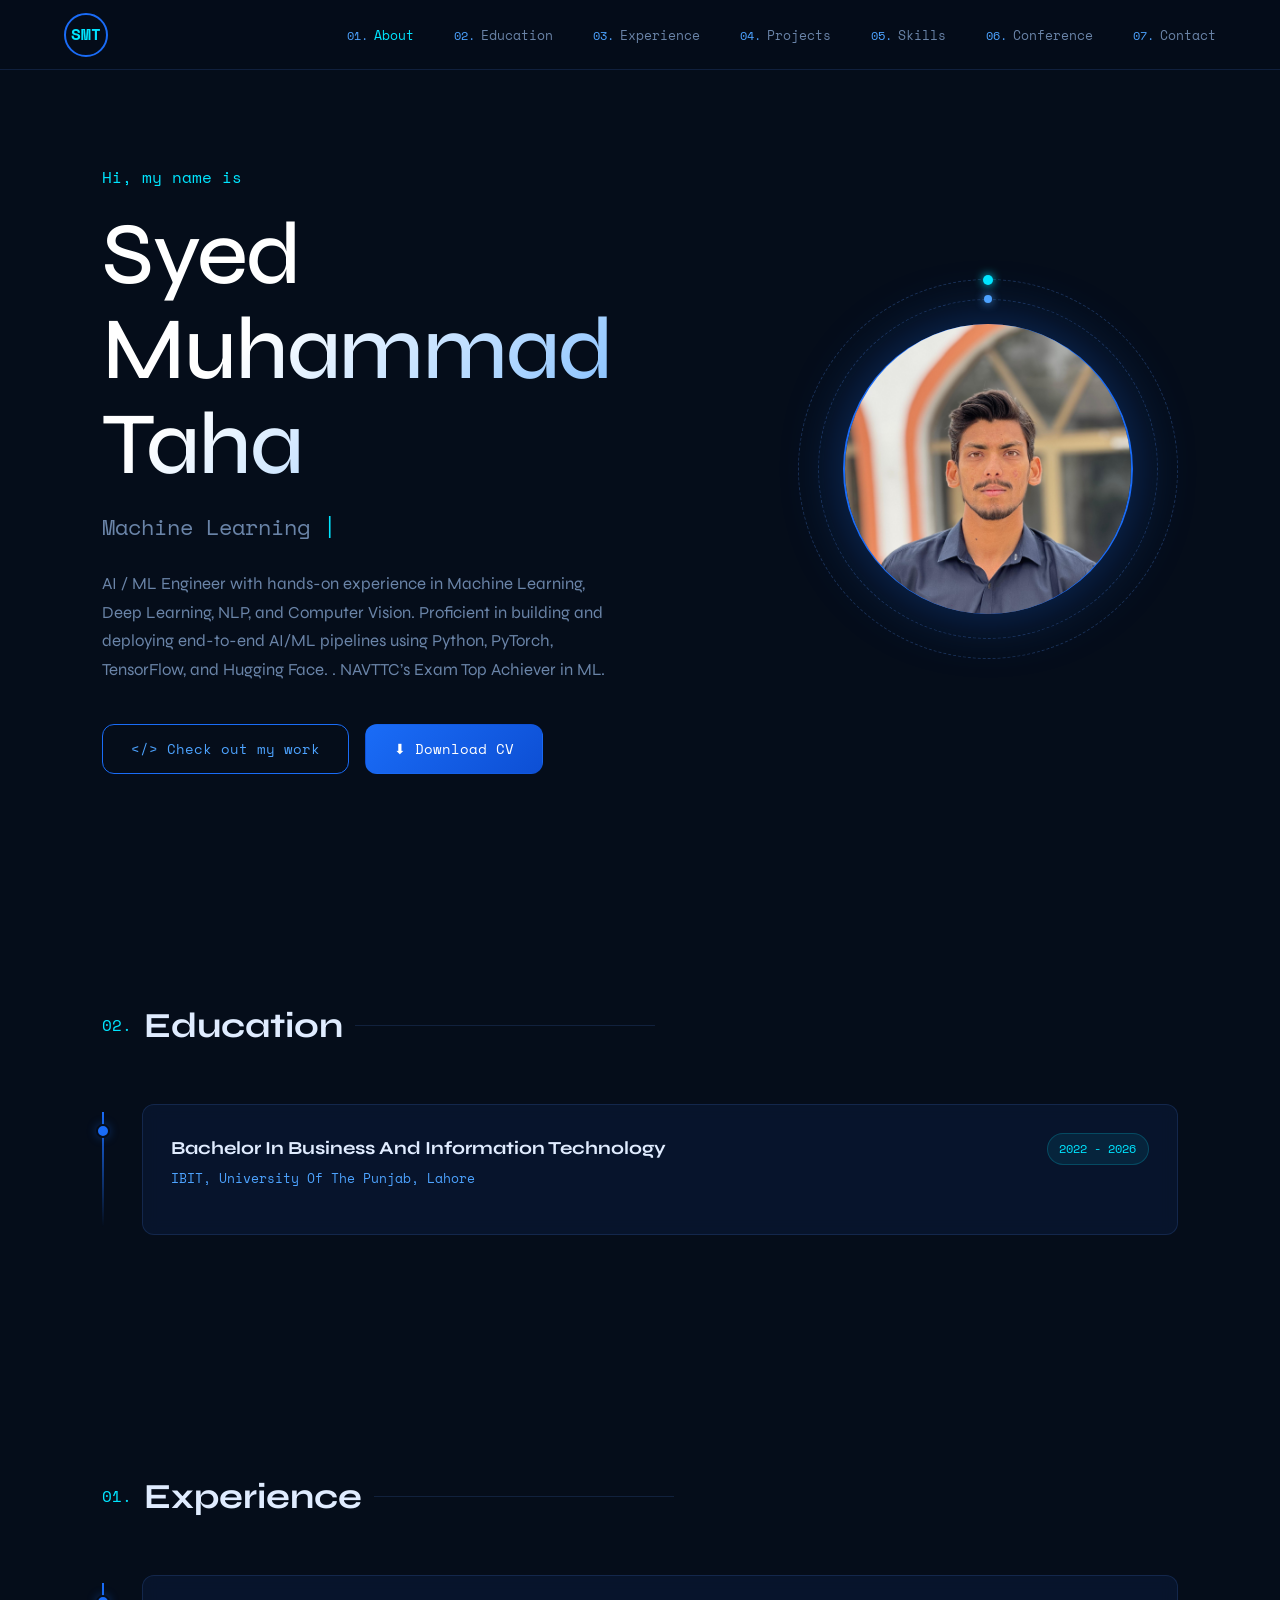
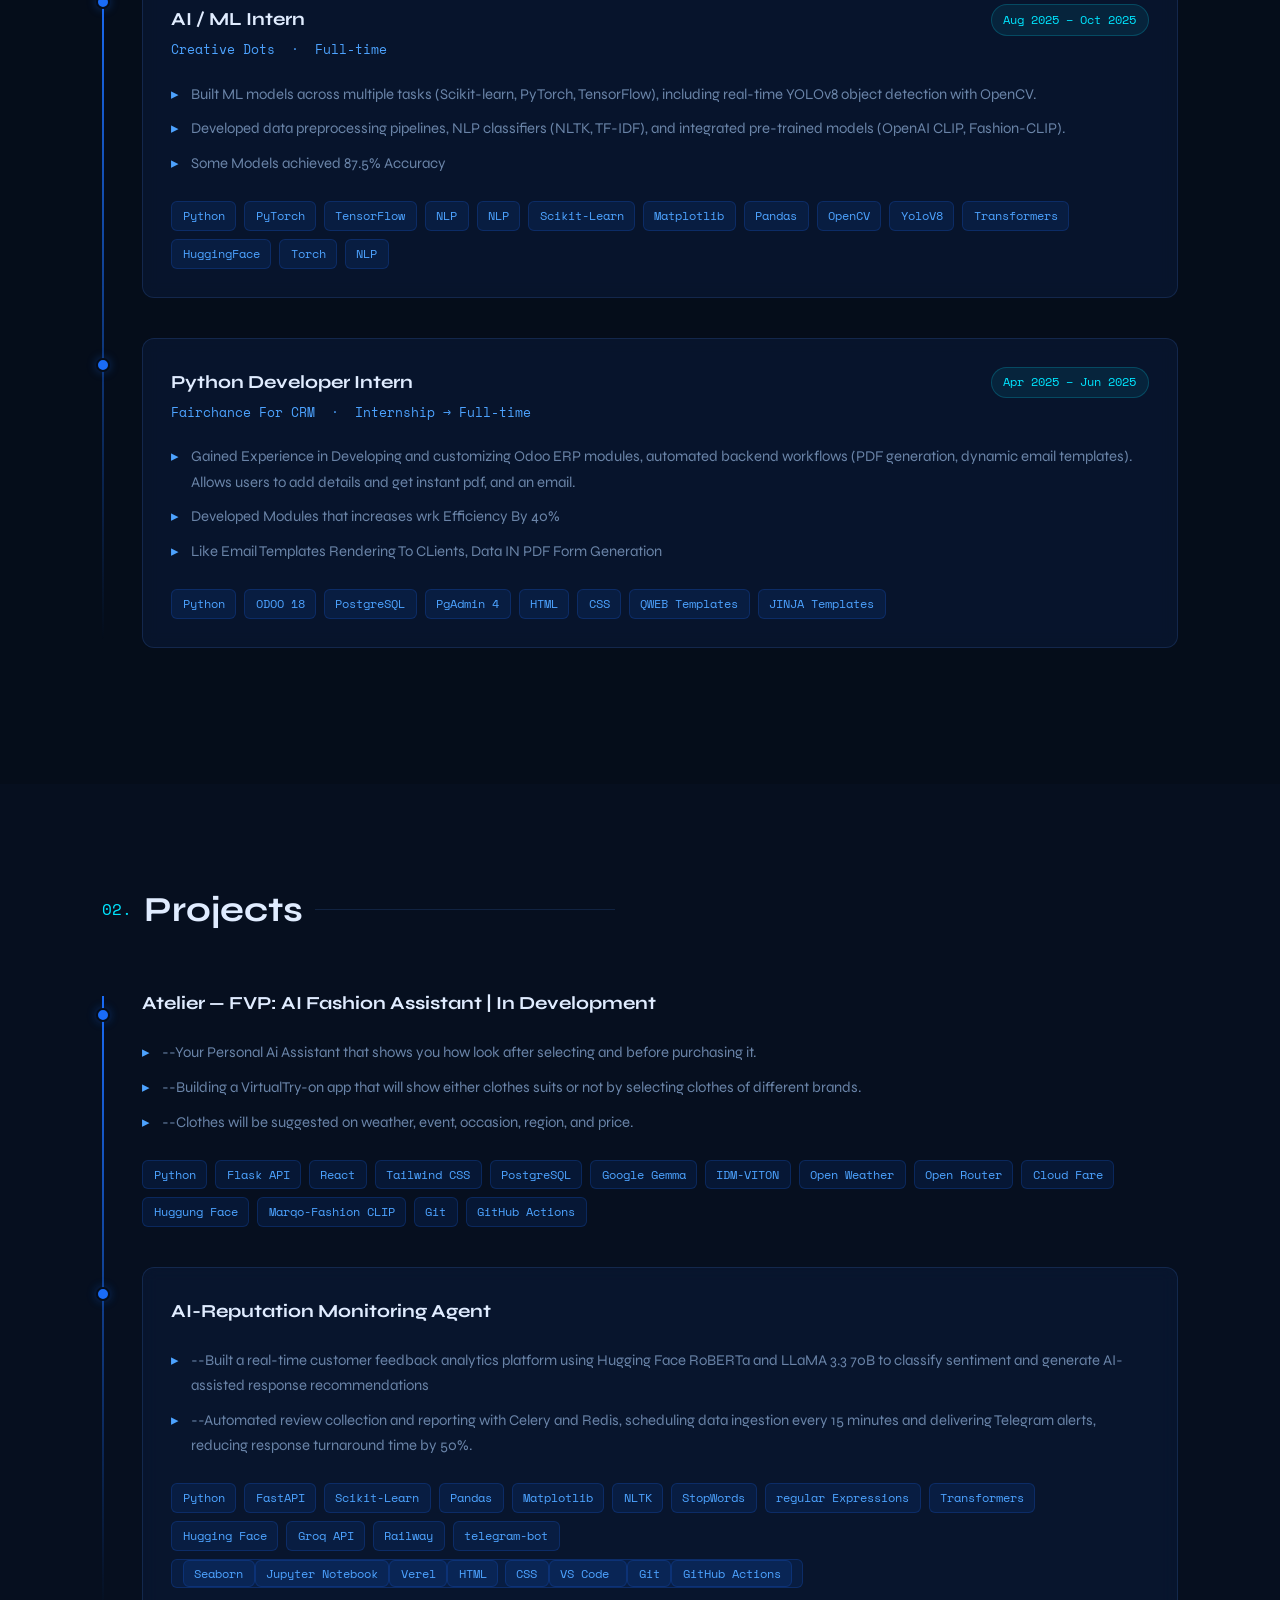
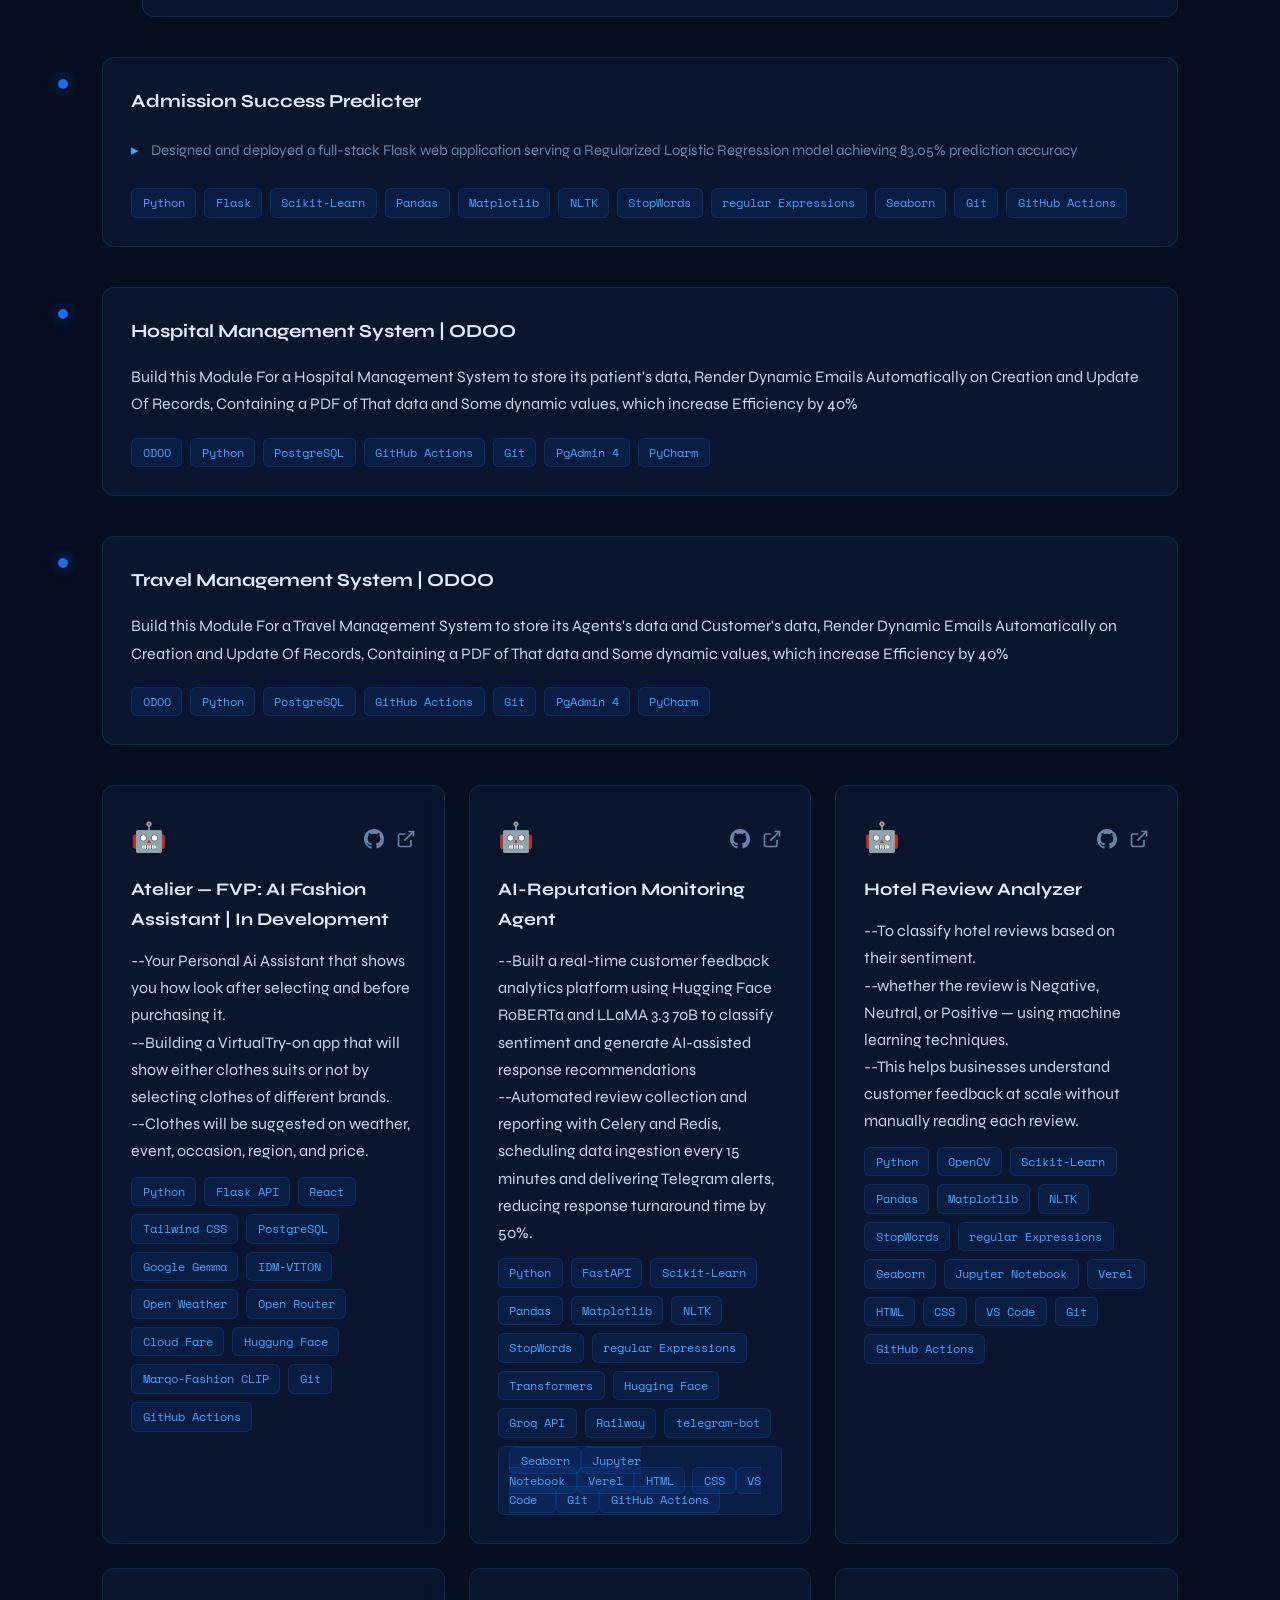
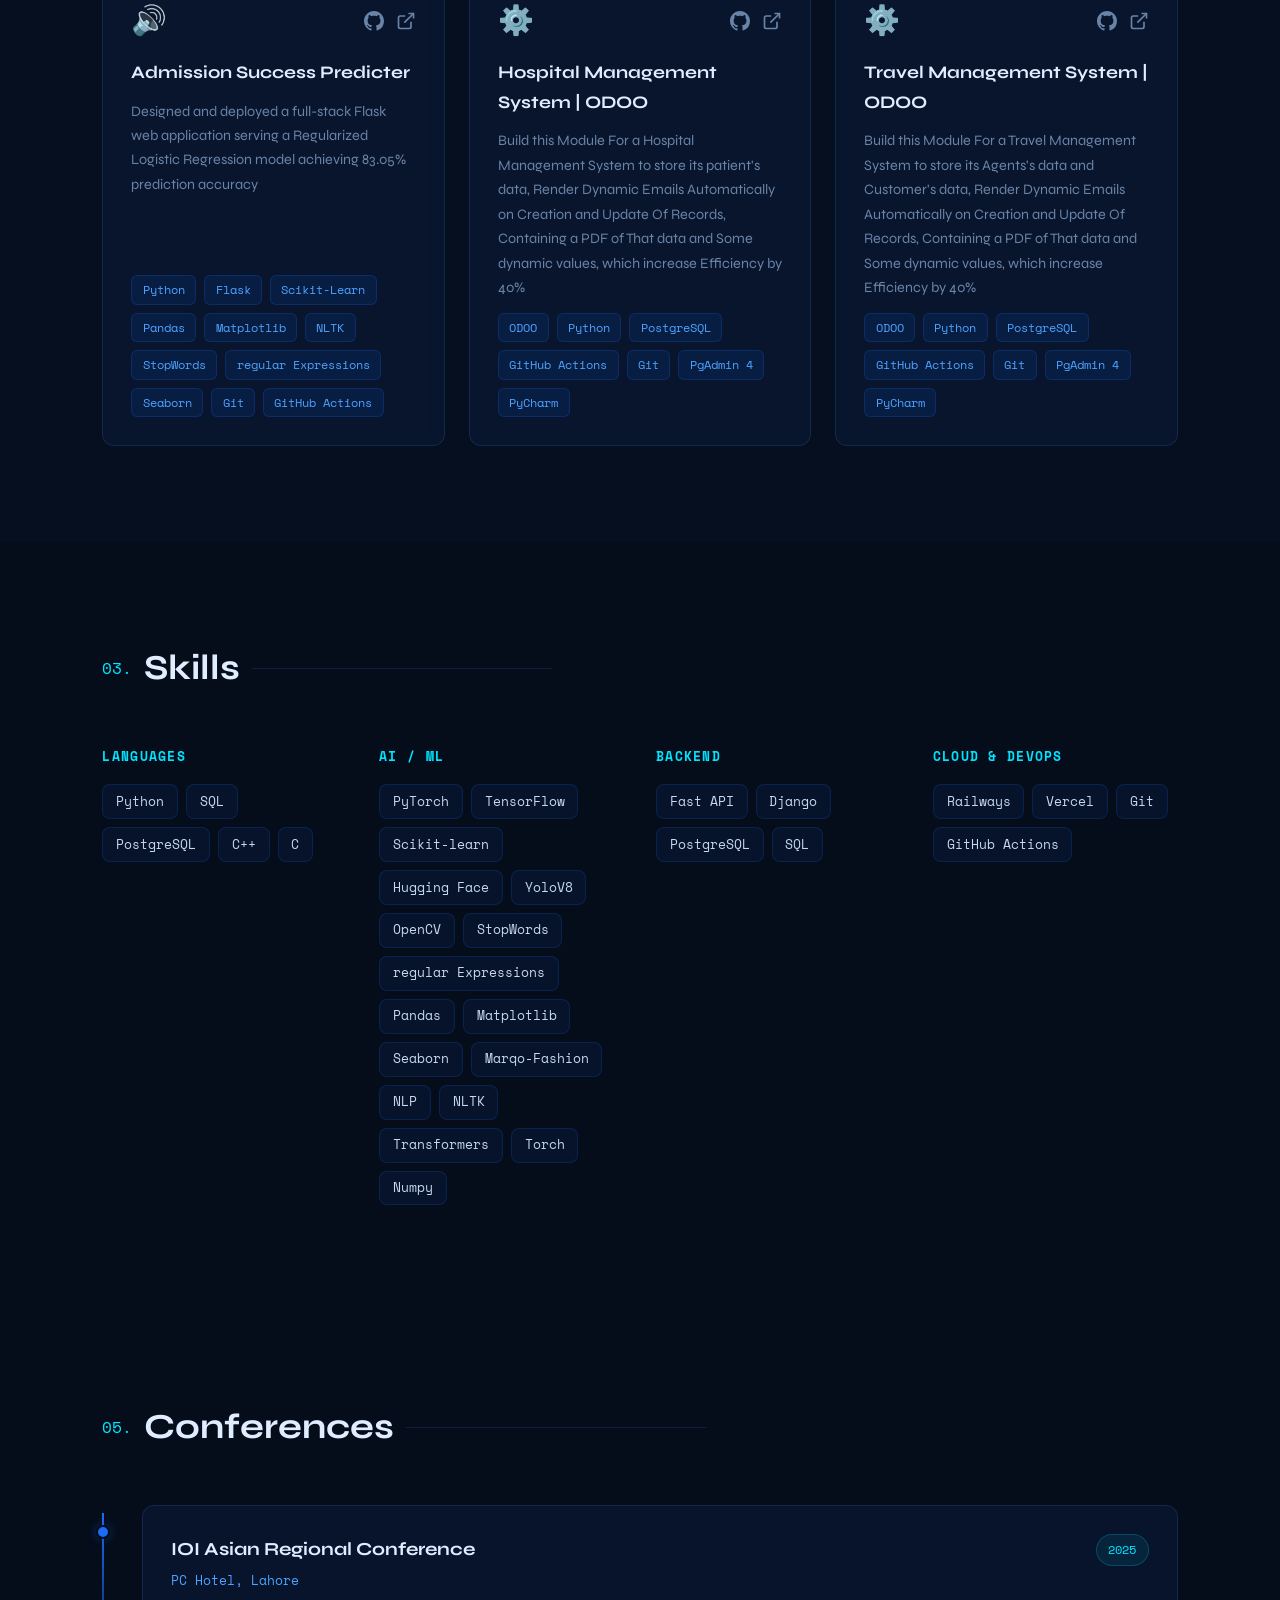
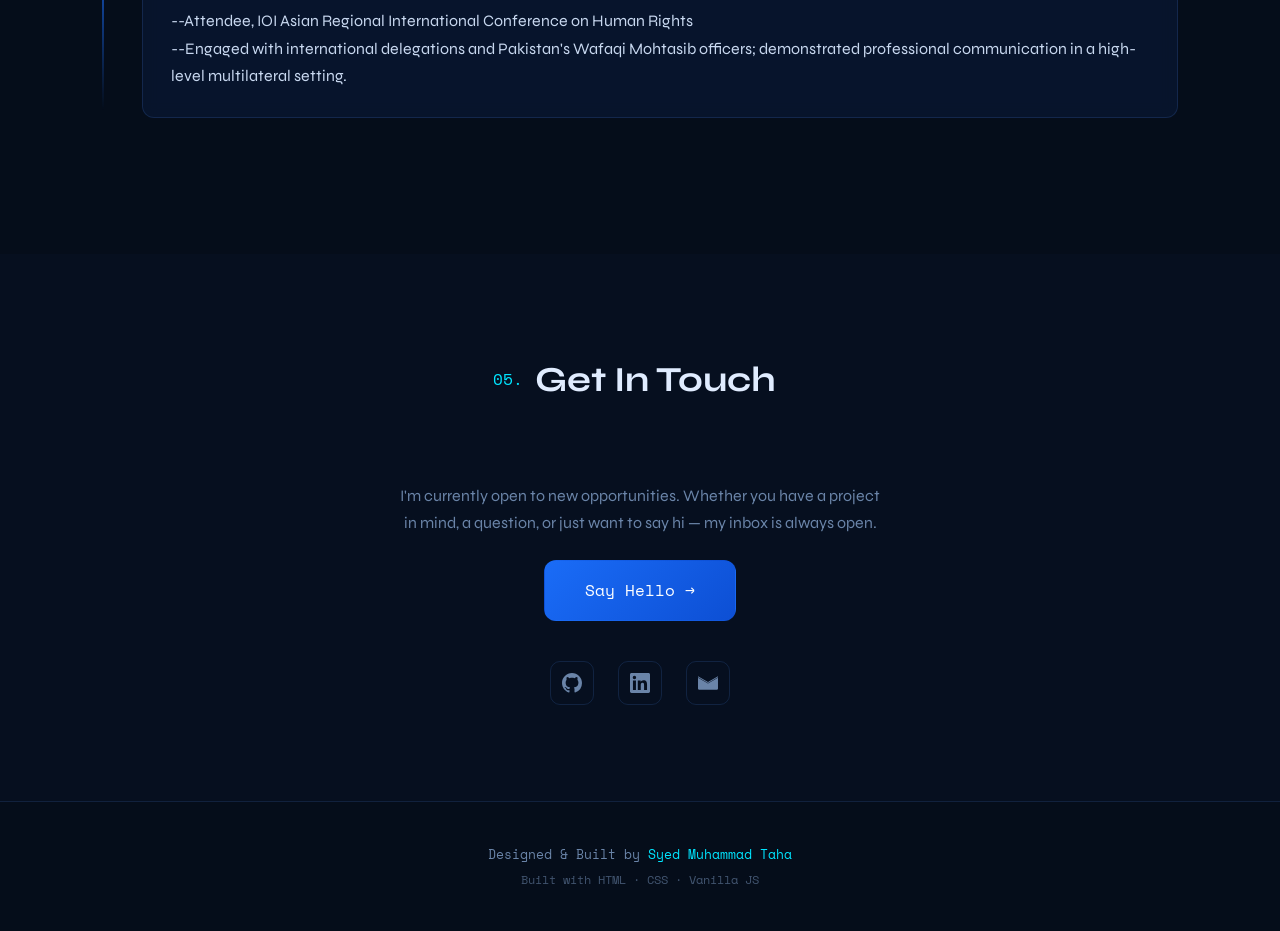
<file: Lost_Code.html>
<!DOCTYPE html>
<html lang="en">

<head>
  <meta charset="UTF-8" />
  <meta name="viewport" content="width=device-width, initial-scale=1.0" />
  <title>Syed Muhammad Taha | ML Engineer</title>
  <link rel="stylesheet" href="style.css" />
  <link rel="preconnect" href="https://fonts.googleapis.com">
  <link
    href="https://fonts.googleapis.com/css2?family=Space+Mono:wght@400;700&family=Syne:wght@400;600;700;800&display=swap"
    rel="stylesheet">
</head>

<body>

  <!-- ── CANVAS BACKGROUND ── -->
  <canvas id="bgCanvas"></canvas>

  <!-- ── NAV ── -->
  <nav id="navbar">
    <div class="nav-logo">
      <span class="logo-ring">SMT</span>
    </div>
    <ul class="nav-links">
      <li><a href="#about">About</a></li>
      <li><a href="#Education">Education</a></li>
      <li><a href="#experience">Experience</a></li>
      <li><a href="#projects">Projects</a></li>
      <li><a href="#skills">Skills</a></li>
      <li><a href="#conference">Conference</a></li>
      <li><a href="#contact">Contact</a></li>
    </ul>
    <button class="hamburger" id="hamburger" aria-label="Menu">
      <span></span><span></span><span></span>
    </button>
  </nav>

  <!-- ── MOBILE MENU ── -->
  <div class="mobile-menu" id="mobileMenu">
    <ul>
      <li><a href="#about" class="mobile-link">About</a></li>
      <li><a href="#conference" class="mobile-link">Conference</a></li>
      <li><a href="#experience" class="mobile-link">Experience</a></li>
      <li><a href="#projects" class="mobile-link">Projects</a></li>
      <li><a href="#skills" class="mobile-link">Skills</a></li>
      <li><a href="#education" class="mobile-link">Education</a></li>
      <li><a href="#contact" class="mobile-link">Contact</a></li>
    </ul>
  </div>

  <!-- ── HERO ── -->
  <section id="about" class="hero">
    <div class="hero-content">
      <p class="hero-greeting">Hi, my name is</p>
      <h1 class="hero-name">Syed Muhammad<br>Taha</h1>
      <h2 class="hero-title">
        <span class="typed-wrapper">
          <span id="typed"></span><span class="cursor">|</span>
        </span>
      </h2>
      <p class="hero-bio">AI / ML Engineer with hands-on experience in Machine Learning, Deep Learning, NLP, and
        Computer Vision. Proficient in building and deploying end-to-end AI/ML pipelines using Python, PyTorch,
        TensorFlow, and Hugging Face. . NAVTTC’s Exam Top Achiever in ML.</p>
      <div class="hero-cta">
        <a href="#projects" class="btn btn-outline">&lt;/&gt; Check out my work</a>
        <a href="CVS\Syed Muhammad Taha.docx" download class="btn btn-fill">⬇ Download CV</a>
      </div>
    </div>
    <div class="hero-visual">
      <div class="avatar-ring">
        <div class="avatar-inner">
          <img src="images\CV-Photo.jpg" alt="Syed Muhammad Taha" class="hero-photo">
        </div>
        <div class="orbit orbit-1">
          <div class="orb"></div>
        </div>
        <div class="orbit orbit-2">
          <div class="orb orb-2"></div>
        </div>
      </div>
    </div>
  </section>

  <!---------------------------------------- ── Education ── -------------------------------------------->
  <section id="Education" class="section">
    <div class="container">
      <h2 class="section-title"><span class="num">02.</span> Education</h2>
      <div class="timeline">

        <div class="timeline-item">
          <div class="timeline-dot"></div>
          <div class="timeline-card">
            <div class="card-header">
              <div>
                <h3>Bachelor In Business And Information Technology</h3>
                <p class="company">IBIT, University Of The Punjab, Lahore</p>
              </div>
              <span class="date-badge">2022 - 2026</span>
            </div>
          </div>
        </div>
      </div>
    </div>
  </section>

  <!-- ── EXPERIENCE ── -->
  <section id="experience" class="section">
    <div class="container">
      <h2 class="section-title"><span class="num">01.</span> Experience</h2>
      <div class="timeline">

        <div class="timeline-item">
          <div class="timeline-dot"></div>
          <div class="timeline-card">
            <div class="card-header">
              <div>
                <h3>AI / ML Intern</h3>
                <p class="company">Creative Dots &nbsp;·&nbsp; Full-time</p>
              </div>
              <span class="date-badge">Aug 2025 – Oct 2025</span>
            </div>
            <ul class="card-bullets">
              <li>Built ML models across multiple tasks (Scikit-learn, PyTorch, TensorFlow), including real-time YOLOv8
                object detection with OpenCV.
              </li>
              <li>Developed data preprocessing pipelines, NLP classifiers (NLTK, TF-IDF), and integrated pre-trained
                models (OpenAI CLIP, Fashion-CLIP).</li>
              <li>Some Models achieved 87.5% Accuracy</li>
            </ul>
            <div class="card-tags">
              <span>Python</span><span>PyTorch</span><span>TensorFlow</span><span>NLP</span><span>NLP</span><span>Scikit-Learn</span><span>Matplotlib</span><span>Pandas</span><span>OpenCV</span><span>YoloV8</span><span>Transformers</span><span>HuggingFace</span><span>Torch</span><span>NLP</span>
            </div>
          </div>
        </div>

        <div class="timeline-item">
          <div class="timeline-dot"></div>
          <div class="timeline-card">
            <div class="card-header">
              <div>
                <h3>Python Developer Intern</h3>
                <p class="company">Fairchance For CRM &nbsp;·&nbsp; Internship → Full-time</p>
              </div>
              <span class="date-badge">Apr 2025 – Jun 2025</span>
            </div>
            <ul class="card-bullets">
              <li>Gained Experience in Developing and customizing Odoo ERP modules, automated backend workflows (PDF
                generation, dynamic email templates). Allows users to add details and get instant pdf, and an email.
              </li>
              <li>Developed Modules that increases wrk Efficiency By 40%</li>
              <li>Like Email Templates Rendering To CLients, Data IN PDF Form Generation </li>
            </ul>
            <div class="card-tags">
              <span>Python</span><span>ODOO 18</span><span>PostgreSQL</span><span>PgAdmin 4</span>
              <span>HTML</span><span>CSS</span><span>QWEB Templates</span><span>JINJA Templates</span>
            </div>
          </div>
        </div>

      </div>
    </div>
  </section>

  <!---------------------------------------- ── PROJECTS ── -------------------------------------------->
  <section id="projects" class="section alt">
    <div class="container">
      <h2 class="section-title"><span class="num">02.</span> Projects</h2>
      <div class="timeline">
        <div class="timeline-item">
          <div class="timeline-dot"></div>
          <div class="</span>timeline-card">
            <div class="card-header">
              <div>
                <h3>Atelier — FVP: AI Fashion Assistant | In Development</h3>
              </div>
              <span class="project-links"></span>
              <a href="https://github.com/Abdulwahid27/FYP-test-" aria-label="GitHub"><svg viewBox="0 0 24 24"
                  fill="currentColor">
                  <path
                    d="M12 0C5.37 0 0 5.37 0 12c0 5.31 3.435 9.795 8.205 11.385.6.105.825-.255.825-.57 0-.285-.015-1.23-.015-2.235-3.015.555-3.795-.735-4.035-1.41-.135-.345-.72-1.41-1.23-1.695-.42-.225-1.02-.78-.015-.795.945-.015 1.62.87 1.845 1.23 1.08 1.815 2.805 1.305 3.495.99.105-.78.42-1.305.765-1.605-2.67-.3-5.46-1.335-5.46-5.925 0-1.305.465-2.385 1.23-3.225-.12-.3-.54-1.53.12-3.18 0 0 1.005-.315 3.3 1.23.96-.27 1.98-.405 3-.405s2.04.135 3 .405c2.295-1.56 3.3-1.23 3.3-1.23.66 1.65.24 2.88.12 3.18.765.84 1.23 1.905 1.23 3.225 0 4.605-2.805 5.625-5.475 5.925.435.375.81 1.095.81 2.22 0 1.605-.015 2.895-.015 3.3 0 .315.225.69.825.57A12.02 12.02 0 0 0 24 12c0-6.63-5.37-12-12-12z" />
                </svg></a>
              <a href="https://virtual-fashion-4915590b870b.herokuapp.com/" aria-label="Live"><svg viewBox="0 0 24 24"
                  fill="none" stroke="currentColor" stroke-width="2">
                  <path d="M18 13v6a2 2 0 0 1-2 2H5a2 2 0 0 1-2-2V8a2 2 0 0 1 2-2h6" />
                  <polyline points="15 3 21 3 21 9" />
                  <line x1="10" y1="14" x2="21" y2="3" />
                </svg></a>
            </div>
            <ul class="card-bullets">
              <li>--Your Personal Ai Assistant that shows you how look after selecting and before purchasing it.</li>
              <li>--Building a VirtualTry-on app that will show either clothes suits or not by selecting clothes of
                different brands.</li>
              <li>--Clothes will be suggested on weather, event, occasion, region, and price.</li>
            </ul>
            <div class="card-tags">
              <span>Python</span><span>Flask API</span><span>React</span><span>Tailwind CSS</span>
              <span>PostgreSQL</span><span>Google Gemma</span><span>IDM-VITON</span><span>Open Weather</span>
              <span>Open Router </span><span>Cloud Fare</span><span>Huggung Face</span><span>Marqo-Fashion
                CLIP</span><span>Git</span><span>GitHub Actions</span>
            </div>
          </div>
        </div>

        <div class="timeline-item">
          <div class="timeline-dot"></div>
          <div class="timeline-card">
            <div class="card-header">
              <div>
                <h3>AI-Reputation Monitoring Agent</h3>
              </div>
              <span class="project-links"></span>
              <a href="https://github.com/smuhammadtaha3/Reputation-Monitoring-Agent" aria-label="GitHub"><svg
                  viewBox="0 0 24 24" fill="currentColor">
                  <path
                    d="M12 0C5.37 0 0 5.37 0 12c0 5.31 3.435 9.795 8.205 11.385.6.105.825-.255.825-.57 0-.285-.015-1.23-.015-2.235-3.015.555-3.795-.735-4.035-1.41-.135-.345-.72-1.41-1.23-1.695-.42-.225-1.02-.78-.015-.795.945-.015 1.62.87 1.845 1.23 1.08 1.815 2.805 1.305 3.495.99.105-.78.42-1.305.765-1.605-2.67-.3-5.46-1.335-5.46-5.925 0-1.305.465-2.385 1.23-3.225-.12-.3-.54-1.53.12-3.18 0 0 1.005-.315 3.3 1.23.96-.27 1.98-.405 3-.405s2.04.135 3 .405c2.295-1.56 3.3-1.23 3.3-1.23.66 1.65.24 2.88.12 3.18.765.84 1.23 1.905 1.23 3.225 0 4.605-2.805 5.625-5.475 5.925.435.375.81 1.095.81 2.22 0 1.605-.015 2.895-.015 3.3 0 .315.225.69.825.57A12.02 12.02 0 0 0 24 12c0-6.63-5.37-12-12-12z" />
                </svg></a>
              <a href="https://reputation-monitoring-agent-production.up.railway.app/dashboard" aria-label="Live"><svg
                  viewBox="0 0 24 24" fill="none" stroke="currentColor" stroke-width="2">
                  <path d="M18 13v6a2 2 0 0 1-2 2H5a2 2 0 0 1-2-2V8a2 2 0 0 1 2-2h6" />
                  <polyline points="15 3 21 3 21 9" />
                  <line x1="10" y1="14" x2="21" y2="3" />
                </svg></a>
            </div>
            <ul class="card-bullets">
              <li>--Built a real-time customer feedback analytics platform using Hugging Face RoBERTa and LLaMA 3.3 70B
                to
                classify sentiment and generate AI-assisted response recommendations</li>
              <li>--Automated review collection and reporting with Celery and Redis, scheduling data ingestion every 15
                minutes and delivering Telegram alerts, reducing response turnaround time by 50%.
              </li>
            </ul>
            <div class="card-tags">
              <span>Python</span><span>FastAPI</span><span>Scikit-Learn</span><span>Pandas</span>
            <span>Matplotlib</span><span>NLTK</span><span>StopWords</span><span>regular Expressions</span>
            <span>Transformers</span><span>Hugging Face</span><span>Groq
              API</span><span>Railway</span><span>telegram-bot</span><span><span>Seaborn</span><span>Jupyter
                Notebook</span><span>Verel</span><span>HTML</span>
              <span>CSS</span><span>VS Code </span><span>Git</span><span>GitHub Actions</span>
            </div>
          </div>
        </div>
      </div>

      <div class="timeline-item">
          <div class="timeline-dot"></div>
          <div class="timeline-card">
            <div class="card-header">
              <div>
                <h3>Admission Success Predicter</h3>
              </div>
              <span class="project-links"></span>
              <a href="https://github.com/smuhammadtaha3/All-Machine-Learning-codes/tree/main/Student_Admission_Predictor"
                aria-label="GitHub"><svg viewBox="0 0 24 24" fill="currentColor">
                  <path
                    d="M12 0C5.37 0 0 5.37 0 12c0 5.31 3.435 9.795 8.205 11.385.6.105.825-.255.825-.57 0-.285-.015-1.23-.015-2.235-3.015.555-3.795-.735-4.035-1.41-.135-.345-.72-1.41-1.23-1.695-.42-.225-1.02-.78-.015-.795.945-.015 1.62.87 1.845 1.23 1.08 1.815 2.805 1.305 3.495.99.105-.78.42-1.305.765-1.605-2.67-.3-5.46-1.335-5.46-5.925 0-1.305.465-2.385 1.23-3.225-.12-.3-.54-1.53.12-3.18 0 0 1.005-.315 3.3 1.23.96-.27 1.98-.405 3-.405s2.04.135 3 .405c2.295-1.56 3.3-1.23 3.3-1.23.66 1.65.24 2.88.12 3.18.765.84 1.23 1.905 1.23 3.225 0 4.605-2.805 5.625-5.475 5.925.435.375.81 1.095.81 2.22 0 1.605-.015 2.895-.015 3.3 0 .315.225.69.825.57A12.02 12.02 0 0 0 24 12c0-6.63-5.37-12-12-12z" />
                </svg></a>
              <a href="https://machinlearning01.vercel.app/" aria-label="Live"><svg viewBox="0 0 24 24" fill="none"
                  stroke="currentColor" stroke-width="2">
                  <path d="M18 13v6a2 2 0 0 1-2 2H5a2 2 0 0 1-2-2V8a2 2 0 0 1 2-2h6" />
                  <polyline points="15 3 21 3 21 9" />
                  <line x1="10" y1="14" x2="21" y2="3" />
                </svg></a>
            </div>
            <ul class="card-bullets">
              <li><p>Designed and deployed a full-stack Flask web application serving a Regularized Logistic Regression model
            achieving 83.05% prediction accuracy</p></li>
            </ul>
            <div class="card-tags">
              <span>Python</span><span>Flask </span><span>Scikit-Learn</span><span>Pandas</span>
            <span>Matplotlib</span><span>NLTK</span><span>StopWords</span><span>regular Expressions</span>
            <span>Seaborn</span><span>Git</span><span>GitHub Actions</span>
            </div>
          </div>
        </div>
      </div>

      <div class="timeline-item">
          <div class="timeline-dot"></div>
          <div class="timeline-card">
            <div class="card-header">
              <div>
                <h3>Hospital Management System | ODOO</h3>
              </div>
              <span class="project-links"></span>
              <a href="https://github.com/smuhammadtaha3/My_ODOO_CODE/tree/main/hospital_management"
                aria-label="GitHub"><svg viewBox="0 0 24 24" fill="currentColor">
                  <path
                    d="M12 0C5.37 0 0 5.37 0 12c0 5.31 3.435 9.795 8.205 11.385.6.105.825-.255.825-.57 0-.285-.015-1.23-.015-2.235-3.015.555-3.795-.735-4.035-1.41-.135-.345-.72-1.41-1.23-1.695-.42-.225-1.02-.78-.015-.795.945-.015 1.62.87 1.845 1.23 1.08 1.815 2.805 1.305 3.495.99.105-.78.42-1.305.765-1.605-2.67-.3-5.46-1.335-5.46-5.925 0-1.305.465-2.385 1.23-3.225-.12-.3-.54-1.53.12-3.18 0 0 1.005-.315 3.3 1.23.96-.27 1.98-.405 3-.405s2.04.135 3 .405c2.295-1.56 3.3-1.23 3.3-1.23.66 1.65.24 2.88.12 3.18.765.84 1.23 1.905 1.23 3.225 0 4.605-2.805 5.625-5.475 5.925.435.375.81 1.095.81 2.22 0 1.605-.015 2.895-.015 3.3 0 .315.225.69.825.57A12.02 12.02 0 0 0 24 12c0-6.63-5.37-12-12-12z" />
                </svg></a>
              <a href="#" aria-label="Live"><svg viewBox="0 0 24 24" fill="none" stroke="currentColor" stroke-width="2">
                  <path d="M18 13v6a2 2 0 0 1-2 2H5a2 2 0 0 1-2-2V8a2 2 0 0 1 2-2h6" />
                  <polyline points="15 3 21 3 21 9" />
                  <line x1="10" y1="14" x2="21" y2="3" />
                </svg></a>
            </div>
            <ul class="card-bullets">
               <p>Build this Module For a Hospital Management System to store its patient's data, Render Dynamic Emails
            Automatically on Creation and Update Of Records, Containing a PDF of That data and Some dynamic values,
            which increase Efficiency by 40%</p>
            </ul>
            <div class="card-tags">
              <span>ODOO</span><span>Python</span><span>PostgreSQL</span><span>GitHub Actions</span>
            <span>Git</span><span>PgAdmin 4</span><span>PyCharm</span>
            </div>
          </div>
        </div>
      </div>

      <div class="timeline-item">
          <div class="timeline-dot"></div>
          <div class="timeline-card">
            <div class="card-header">
              <div>
                <h3>Travel Management System | ODOO</h3>
              </div>
              <span class="project-links"></span>
              <a href="https://github.com/smuhammadtaha3/My_ODOO_CODE/tree/main/travels_management"
                aria-label="GitHub"><svg viewBox="0 0 24 24" fill="currentColor">
                  <path
                    d="M12 0C5.37 0 0 5.37 0 12c0 5.31 3.435 9.795 8.205 11.385.6.105.825-.255.825-.57 0-.285-.015-1.23-.015-2.235-3.015.555-3.795-.735-4.035-1.41-.135-.345-.72-1.41-1.23-1.695-.42-.225-1.02-.78-.015-.795.945-.015 1.62.87 1.845 1.23 1.08 1.815 2.805 1.305 3.495.99.105-.78.42-1.305.765-1.605-2.67-.3-5.46-1.335-5.46-5.925 0-1.305.465-2.385 1.23-3.225-.12-.3-.54-1.53.12-3.18 0 0 1.005-.315 3.3 1.23.96-.27 1.98-.405 3-.405s2.04.135 3 .405c2.295-1.56 3.3-1.23 3.3-1.23.66 1.65.24 2.88.12 3.18.765.84 1.23 1.905 1.23 3.225 0 4.605-2.805 5.625-5.475 5.925.435.375.81 1.095.81 2.22 0 1.605-.015 2.895-.015 3.3 0 .315.225.69.825.57A12.02 12.02 0 0 0 24 12c0-6.63-5.37-12-12-12z" />
                </svg></a>
              <a href="#" aria-label="Live"><svg viewBox="0 0 24 24" fill="none" stroke="currentColor" stroke-width="2">
                  <path d="M18 13v6a2 2 0 0 1-2 2H5a2 2 0 0 1-2-2V8a2 2 0 0 1 2-2h6" />
                  <polyline points="15 3 21 3 21 9" />
                  <line x1="10" y1="14" x2="21" y2="3" />
                </svg></a>
            </div>
            <ul class="card-bullets">
              <p>Build this Module For a Travel Management System to store its Agents's data and Customer's data, Render
            Dynamic Emails Automatically on Creation and Update Of Records, Containing a PDF of That data and Some
            dynamic values, which increase Efficiency by 40%</p>
            </ul>
            <div class="card-tags">
              <span>ODOO</span><span>Python</span><span>PostgreSQL</span><span>GitHub Actions</span>
            <span>Git</span><span>PgAdmin 4</span><span>PyCharm</span>
            </div>
          </div>
        </div>
      </div>

      <!-- OLd Ones-->
      <div class="projects-grid">

        <div class="project-card">
          <div class="project-top">
            <span class="project-icon">🤖</span>
            <div class="project-links">
              <a href="https://github.com/Abdulwahid27/FYP-test-" aria-label="GitHub"><svg viewBox="0 0 24 24"
                  fill="currentColor">
                  <path
                    d="M12 0C5.37 0 0 5.37 0 12c0 5.31 3.435 9.795 8.205 11.385.6.105.825-.255.825-.57 0-.285-.015-1.23-.015-2.235-3.015.555-3.795-.735-4.035-1.41-.135-.345-.72-1.41-1.23-1.695-.42-.225-1.02-.78-.015-.795.945-.015 1.62.87 1.845 1.23 1.08 1.815 2.805 1.305 3.495.99.105-.78.42-1.305.765-1.605-2.67-.3-5.46-1.335-5.46-5.925 0-1.305.465-2.385 1.23-3.225-.12-.3-.54-1.53.12-3.18 0 0 1.005-.315 3.3 1.23.96-.27 1.98-.405 3-.405s2.04.135 3 .405c2.295-1.56 3.3-1.23 3.3-1.23.66 1.65.24 2.88.12 3.18.765.84 1.23 1.905 1.23 3.225 0 4.605-2.805 5.625-5.475 5.925.435.375.81 1.095.81 2.22 0 1.605-.015 2.895-.015 3.3 0 .315.225.69.825.57A12.02 12.02 0 0 0 24 12c0-6.63-5.37-12-12-12z" />
                </svg></a>
              <a href="https://virtual-fashion-4915590b870b.herokuapp.com/" aria-label="Live"><svg viewBox="0 0 24 24"
                  fill="none" stroke="currentColor" stroke-width="2">
                  <path d="M18 13v6a2 2 0 0 1-2 2H5a2 2 0 0 1-2-2V8a2 2 0 0 1 2-2h6" />
                  <polyline points="15 3 21 3 21 9" />
                  <line x1="10" y1="14" x2="21" y2="3" />
                </svg></a>
            </div>
          </div>
          <h3>Atelier — FVP: AI Fashion Assistant | In Development</h3>
          <ul>
            <li>--Your Personal Ai Assistant that shows you how look after selecting and before purchasing it.</li>
            <li>--Building a VirtualTry-on app that will show either clothes suits or not by selecting clothes of
              different brands.</li>
            <li>--Clothes will be suggested on weather, event, occasion, region, and price.</li>
          </ul>
          <div class="card-tags">
            <span>Python</span><span>Flask API</span><span>React</span><span>Tailwind CSS</span>
            <span>PostgreSQL</span><span>Google Gemma</span><span>IDM-VITON</span><span>Open Weather</span>
            <span>Open Router </span><span>Cloud Fare</span><span>Huggung Face</span><span>Marqo-Fashion
              CLIP</span><span>Git</span><span>GitHub Actions</span>
          </div>
        </div>

        <div class="project-card">
          <div class="project-top">
            <span class="project-icon">🤖</span>
            <div class="project-links">
              <a href="https://github.com/smuhammadtaha3/Reputation-Monitoring-Agent" aria-label="GitHub"><svg
                  viewBox="0 0 24 24" fill="currentColor">
                  <path
                    d="M12 0C5.37 0 0 5.37 0 12c0 5.31 3.435 9.795 8.205 11.385.6.105.825-.255.825-.57 0-.285-.015-1.23-.015-2.235-3.015.555-3.795-.735-4.035-1.41-.135-.345-.72-1.41-1.23-1.695-.42-.225-1.02-.78-.015-.795.945-.015 1.62.87 1.845 1.23 1.08 1.815 2.805 1.305 3.495.99.105-.78.42-1.305.765-1.605-2.67-.3-5.46-1.335-5.46-5.925 0-1.305.465-2.385 1.23-3.225-.12-.3-.54-1.53.12-3.18 0 0 1.005-.315 3.3 1.23.96-.27 1.98-.405 3-.405s2.04.135 3 .405c2.295-1.56 3.3-1.23 3.3-1.23.66 1.65.24 2.88.12 3.18.765.84 1.23 1.905 1.23 3.225 0 4.605-2.805 5.625-5.475 5.925.435.375.81 1.095.81 2.22 0 1.605-.015 2.895-.015 3.3 0 .315.225.69.825.57A12.02 12.02 0 0 0 24 12c0-6.63-5.37-12-12-12z" />
                </svg></a>
              <a href="https://reputation-monitoring-agent-production.up.railway.app/dashboard" aria-label="Live"><svg
                  viewBox="0 0 24 24" fill="none" stroke="currentColor" stroke-width="2">
                  <path d="M18 13v6a2 2 0 0 1-2 2H5a2 2 0 0 1-2-2V8a2 2 0 0 1 2-2h6" />
                  <polyline points="15 3 21 3 21 9" />
                  <line x1="10" y1="14" x2="21" y2="3" />
                </svg></a>
            </div>
          </div>
          <h3>AI-Reputation Monitoring Agent</h3>
          <ul>
            <li>--Built a real-time customer feedback analytics platform using Hugging Face RoBERTa and LLaMA 3.3 70B to
              classify sentiment and generate AI-assisted response recommendations</li>
            <li>--Automated review collection and reporting with Celery and Redis, scheduling data ingestion every 15
              minutes and delivering Telegram alerts, reducing response turnaround time by 50%.
            </li>
          </ul>
          <div class="card-tags">
            <span>Python</span><span>FastAPI</span><span>Scikit-Learn</span><span>Pandas</span>
            <span>Matplotlib</span><span>NLTK</span><span>StopWords</span><span>regular Expressions</span>
            <span>Transformers</span><span>Hugging Face</span><span>Groq
              API</span><span>Railway</span><span>telegram-bot</span><span><span>Seaborn</span><span>Jupyter
                Notebook</span><span>Verel</span><span>HTML</span>
              <span>CSS</span><span>VS Code </span><span>Git</span><span>GitHub Actions</span>
          </div>
        </div>

        <div class="project-card">
          <div class="project-top">
            <span class="project-icon">🤖</span>
            <div class="project-links">
              <a href="https://github.com/smuhammadtaha3/All-Machine-Learning-codes/tree/main/Hotel%20Sentiment%20Analysis"
                aria-label="GitHub"><svg viewBox="0 0 24 24" fill="currentColor">
                  <path
                    d="M12 0C5.37 0 0 5.37 0 12c0 5.31 3.435 9.795 8.205 11.385.6.105.825-.255.825-.57 0-.285-.015-1.23-.015-2.235-3.015.555-3.795-.735-4.035-1.41-.135-.345-.72-1.41-1.23-1.695-.42-.225-1.02-.78-.015-.795.945-.015 1.62.87 1.845 1.23 1.08 1.815 2.805 1.305 3.495.99.105-.78.42-1.305.765-1.605-2.67-.3-5.46-1.335-5.46-5.925 0-1.305.465-2.385 1.23-3.225-.12-.3-.54-1.53.12-3.18 0 0 1.005-.315 3.3 1.23.96-.27 1.98-.405 3-.405s2.04.135 3 .405c2.295-1.56 3.3-1.23 3.3-1.23.66 1.65.24 2.88.12 3.18.765.84 1.23 1.905 1.23 3.225 0 4.605-2.805 5.625-5.475 5.925.435.375.81 1.095.81 2.22 0 1.605-.015 2.895-.015 3.3 0 .315.225.69.825.57A12.02 12.02 0 0 0 24 12c0-6.63-5.37-12-12-12z" />
                </svg></a>
              <a href="#" aria-label="Live"><svg viewBox="0 0 24 24" fill="none" stroke="currentColor" stroke-width="2">
                  <path d="M18 13v6a2 2 0 0 1-2 2H5a2 2 0 0 1-2-2V8a2 2 0 0 1 2-2h6" />
                  <polyline points="15 3 21 3 21 9" />
                  <line x1="10" y1="14" x2="21" y2="3" />
                </svg></a>
            </div>
          </div>
          <h3>Hotel Review Analyzer</h3>
          <ul>
            <li>--To classify hotel reviews based on their sentiment.</li>
            <li>--whether the review is Negative, Neutral, or Positive — using machine learning techniques.</li>
            <li>--This helps businesses understand customer feedback at scale without manually reading each review.</li>
          </ul>
          <div class="card-tags">
            <span>Python</span><span>OpenCV</span><span>Scikit-Learn</span><span>Pandas</span>
            <span>Matplotlib</span><span>NLTK</span><span>StopWords</span><span>regular Expressions</span>
            <span>Seaborn</span><span>Jupyter Notebook</span><span>Verel</span><span>HTML</span>
            <span>CSS</span><span>VS Code </span><span>Git</span><span>GitHub Actions</span>
          </div>
        </div>

        <div class="project-card">
          <div class="project-top">
            <span class="project-icon">🔊</span>
            <div class="project-links">
              <a href="https://github.com/smuhammadtaha3/All-Machine-Learning-codes/tree/main/Student_Admission_Predictor"
                aria-label="GitHub"><svg viewBox="0 0 24 24" fill="currentColor">
                  <path
                    d="M12 0C5.37 0 0 5.37 0 12c0 5.31 3.435 9.795 8.205 11.385.6.105.825-.255.825-.57 0-.285-.015-1.23-.015-2.235-3.015.555-3.795-.735-4.035-1.41-.135-.345-.72-1.41-1.23-1.695-.42-.225-1.02-.78-.015-.795.945-.015 1.62.87 1.845 1.23 1.08 1.815 2.805 1.305 3.495.99.105-.78.42-1.305.765-1.605-2.67-.3-5.46-1.335-5.46-5.925 0-1.305.465-2.385 1.23-3.225-.12-.3-.54-1.53.12-3.18 0 0 1.005-.315 3.3 1.23.96-.27 1.98-.405 3-.405s2.04.135 3 .405c2.295-1.56 3.3-1.23 3.3-1.23.66 1.65.24 2.88.12 3.18.765.84 1.23 1.905 1.23 3.225 0 4.605-2.805 5.625-5.475 5.925.435.375.81 1.095.81 2.22 0 1.605-.015 2.895-.015 3.3 0 .315.225.69.825.57A12.02 12.02 0 0 0 24 12c0-6.63-5.37-12-12-12z" />
                </svg></a>
              <a href="https://machinlearning01.vercel.app/" aria-label="Live"><svg viewBox="0 0 24 24" fill="none"
                  stroke="currentColor" stroke-width="2">
                  <path d="M18 13v6a2 2 0 0 1-2 2H5a2 2 0 0 1-2-2V8a2 2 0 0 1 2-2h6" />
                  <polyline points="15 3 21 3 21 9" />
                  <line x1="10" y1="14" x2="21" y2="3" />
                </svg></a>
            </div>
          </div>
          <h3>Admission Success Predicter</h3>
          <p>Designed and deployed a full-stack Flask web application serving a Regularized Logistic Regression model
            achieving 83.05% prediction accuracy</p>
          <div class="card-tags">
            <span>Python</span><span>Flask </span><span>Scikit-Learn</span><span>Pandas</span>
            <span>Matplotlib</span><span>NLTK</span><span>StopWords</span><span>regular Expressions</span>
            <span>Seaborn</span><span>Git</span><span>GitHub Actions</span>
          </div>
        </div>

        <div class="project-card">
          <div class="project-top">
            <span class="project-icon">⚙️</span>
            <div class="project-links">
              <a href="https://github.com/smuhammadtaha3/My_ODOO_CODE/tree/main/hospital_management"
                aria-label="GitHub"><svg viewBox="0 0 24 24" fill="currentColor">
                  <path
                    d="M12 0C5.37 0 0 5.37 0 12c0 5.31 3.435 9.795 8.205 11.385.6.105.825-.255.825-.57 0-.285-.015-1.23-.015-2.235-3.015.555-3.795-.735-4.035-1.41-.135-.345-.72-1.41-1.23-1.695-.42-.225-1.02-.78-.015-.795.945-.015 1.62.87 1.845 1.23 1.08 1.815 2.805 1.305 3.495.99.105-.78.42-1.305.765-1.605-2.67-.3-5.46-1.335-5.46-5.925 0-1.305.465-2.385 1.23-3.225-.12-.3-.54-1.53.12-3.18 0 0 1.005-.315 3.3 1.23.96-.27 1.98-.405 3-.405s2.04.135 3 .405c2.295-1.56 3.3-1.23 3.3-1.23.66 1.65.24 2.88.12 3.18.765.84 1.23 1.905 1.23 3.225 0 4.605-2.805 5.625-5.475 5.925.435.375.81 1.095.81 2.22 0 1.605-.015 2.895-.015 3.3 0 .315.225.69.825.57A12.02 12.02 0 0 0 24 12c0-6.63-5.37-12-12-12z" />
                </svg></a>
              <a href="#" aria-label="Live"><svg viewBox="0 0 24 24" fill="none" stroke="currentColor" stroke-width="2">
                  <path d="M18 13v6a2 2 0 0 1-2 2H5a2 2 0 0 1-2-2V8a2 2 0 0 1 2-2h6" />
                  <polyline points="15 3 21 3 21 9" />
                  <line x1="10" y1="14" x2="21" y2="3" />
                </svg></a>
            </div>
          </div>
          <h3>Hospital Management System | ODOO</h3>
          <p>Build this Module For a Hospital Management System to store its patient's data, Render Dynamic Emails
            Automatically on Creation and Update Of Records, Containing a PDF of That data and Some dynamic values,
            which increase Efficiency by 40%</p>
          <div class="card-tags">
            <span>ODOO</span><span>Python</span><span>PostgreSQL</span><span>GitHub Actions</span>
            <span>Git</span><span>PgAdmin 4</span><span>PyCharm</span>
          </div>
        </div>

        <div class="project-card">
          <div class="project-top">
            <span class="project-icon">⚙️</span>
            <div class="project-links">
              <a href="https://github.com/smuhammadtaha3/My_ODOO_CODE/tree/main/travels_management"
                aria-label="GitHub"><svg viewBox="0 0 24 24" fill="currentColor">
                  <path
                    d="M12 0C5.37 0 0 5.37 0 12c0 5.31 3.435 9.795 8.205 11.385.6.105.825-.255.825-.57 0-.285-.015-1.23-.015-2.235-3.015.555-3.795-.735-4.035-1.41-.135-.345-.72-1.41-1.23-1.695-.42-.225-1.02-.78-.015-.795.945-.015 1.62.87 1.845 1.23 1.08 1.815 2.805 1.305 3.495.99.105-.78.42-1.305.765-1.605-2.67-.3-5.46-1.335-5.46-5.925 0-1.305.465-2.385 1.23-3.225-.12-.3-.54-1.53.12-3.18 0 0 1.005-.315 3.3 1.23.96-.27 1.98-.405 3-.405s2.04.135 3 .405c2.295-1.56 3.3-1.23 3.3-1.23.66 1.65.24 2.88.12 3.18.765.84 1.23 1.905 1.23 3.225 0 4.605-2.805 5.625-5.475 5.925.435.375.81 1.095.81 2.22 0 1.605-.015 2.895-.015 3.3 0 .315.225.69.825.57A12.02 12.02 0 0 0 24 12c0-6.63-5.37-12-12-12z" />
                </svg></a>
              <a href="#" aria-label="Live"><svg viewBox="0 0 24 24" fill="none" stroke="currentColor" stroke-width="2">
                  <path d="M18 13v6a2 2 0 0 1-2 2H5a2 2 0 0 1-2-2V8a2 2 0 0 1 2-2h6" />
                  <polyline points="15 3 21 3 21 9" />
                  <line x1="10" y1="14" x2="21" y2="3" />
                </svg></a>
            </div>
          </div>
          <h3>Travel Management System | ODOO</h3>
          <p>Build this Module For a Travel Management System to store its Agents's data and Customer's data, Render
            Dynamic Emails Automatically on Creation and Update Of Records, Containing a PDF of That data and Some
            dynamic values, which increase Efficiency by 40%</p>
          <div class="card-tags">
            <span>ODOO</span><span>Python</span><span>PostgreSQL</span><span>GitHub Actions</span>
            <span>Git</span><span>PgAdmin 4</span><span>PyCharm</span>
          </div>
        </div>

      </div>
    </div>
  </section>

  <!-- ── SKILLS ── -->
  <section id="skills" class="section">
    <div class="container">
      <h2 class="section-title"><span class="num">03.</span> Skills</h2>
      <div class="skills-grid">
        <div class="skill-group">
          <h4>Languages</h4>
          <div class="skill-pills">
            <span>Python</span><span>SQL</span><span>PostgreSQL</span><span>C++</span>
            <span>C</span>
          </div>
        </div>
        <div class="skill-group">
          <h4>AI / ML</h4>
          <div class="skill-pills">
            <span>PyTorch</span><span>TensorFlow</span><span>Scikit-learn</span><span>Hugging
              Face</span><span>YoloV8</span><span>OpenCV</span><span>StopWords</span><span>regular
              Expressions</span><span>Pandas</span><span>Matplotlib</span><span>Seaborn</span><span>Marqo-Fashion</span><span>NLP</span><span>NLTK</span>
            <span>Transformers</span><span>Torch</span><span>Numpy</span>
          </div>
        </div>
        <div class="skill-group">
          <h4>Backend</h4>
          <div class="skill-pills">
            <span>Fast API</span><span>Django</span><span>PostgreSQL</span><span>SQL</span>
          </div>
        </div>
        <div class="skill-group">
          <h4>Cloud & DevOps</h4>
          <div class="skill-pills">
            <span>Railways</span><span>Vercel</span><span>Git</span><span>GitHub Actions</span>
          </div>
        </div>
      </div>
    </div>
  </section>

  <!-- ── Conferences ── -->

  <section id="conference" class="section">
    <div class="container">
      <h2 class="section-title"><span class="num">05.</span> Conferences</h2>
      <div class="timeline">

        <div class="timeline-item">
          <div class="timeline-dot"></div>
          <div class="timeline-card">
            <div class="card-header">
              <div>
                <h3>IOI Asian Regional Conference</h3>
                <p class="company">PC Hotel, Lahore</p>
              </div>
              <span class="date-badge">2025</span>
            </div>
            <ul>
              <li>--Attendee, IOI Asian Regional International Conference on Human Rights </li>
              <li>--Engaged with international delegations and Pakistan's Wafaqi Mohtasib officers; demonstrated
                professional communication in a high-level multilateral setting.</li>
            </ul>
          </div>
        </div>
      </div>
    </div>
  </section>

  <!-- ── CONTACT ── -->
  <section id="contact" class="section alt contact-section">
    <div class="container contact-container">
      <h2 class="section-title"><span class="num">05.</span> Get In Touch</h2>
      <p class="contact-sub">I'm currently open to new opportunities. Whether you have a project in mind, a question, or
        just want to say hi — my inbox is always open.</p>
      <a href="mailto:syed.taha@email.com" class="btn btn-fill btn-lg">Say Hello →</a>
      <div class="social-links">
        <a href="https://github.com/smuhammadtaha3" target="_blank" rel="noopener" aria-label="GitHub">
          <svg viewBox="0 0 24 24" fill="currentColor">
            <path
              d="M12 0C5.37 0 0 5.37 0 12c0 5.31 3.435 9.795 8.205 11.385.6.105.825-.255.825-.57 0-.285-.015-1.23-.015-2.235-3.015.555-3.795-.735-4.035-1.41-.135-.345-.72-1.41-1.23-1.695-.42-.225-1.02-.78-.015-.795.945-.015 1.62.87 1.845 1.23 1.08 1.815 2.805 1.305 3.495.99.105-.78.42-1.305.765-1.605-2.67-.3-5.46-1.335-5.46-5.925 0-1.305.465-2.385 1.23-3.225-.12-.3-.54-1.53.12-3.18 0 0 1.005-.315 3.3 1.23.96-.27 1.98-.405 3-.405s2.04.135 3 .405c2.295-1.56 3.3-1.23 3.3-1.23.66 1.65.24 2.88.12 3.18.765.84 1.23 1.905 1.23 3.225 0 4.605-2.805 5.625-5.475 5.925.435.375.81 1.095.81 2.22 0 1.605-.015 2.895-.015 3.3 0 .315.225.69.825.57A12.02 12.02 0 0 0 24 12c0-6.63-5.37-12-12-12z" />
          </svg>
        </a>
        <a href="https://linkedin.com/in/m-taha-549760351" target="_blank" rel="noopener" aria-label="LinkedIn">
          <svg viewBox="0 0 24 24" fill="currentColor">
            <path
              d="M20.447 20.452h-3.554v-5.569c0-1.328-.027-3.037-1.852-3.037-1.853 0-2.136 1.445-2.136 2.939v5.667H9.351V9h3.414v1.561h.046c.477-.9 1.637-1.85 3.37-1.85 3.601 0 4.267 2.37 4.267 5.455v6.286zM5.337 7.433a2.062 2.062 0 0 1-2.063-2.065 2.064 2.064 0 1 1 2.063 2.065zm1.782 13.019H3.555V9h3.564v11.452zM22.225 0H1.771C.792 0 0 .774 0 1.729v20.542C0 23.227.792 24 1.771 24h20.451C23.2 24 24 23.227 24 22.271V1.729C24 .774 23.2 0 22.222 0h.003z" />
          </svg>
        </a>
        <a href="mailto:smt771871@gmail.com" target="_blank" rel="noopener" aria-label="Gmail">
          <svg viewBox="0 0 24 24" fill="currentColor" xmlns="http://www.w3.org/2000/svg">
            <path
              d="M12 12.713l-11.99-7.08V19c0 .552.447 1 1 1h21.98c.553 0 1-.448 1-1V5.633L12 12.713zM12 10.8L0 3.9V5l12 7.113L24 5V3.9l-12 6.9z" />
          </svg>
        </a>
      </div>
    </div>
  </section>

  <!-- ── FOOTER ── -->
  <footer>
    <p>Designed & Built by <span class="accent">Syed Muhammad Taha</span></p>
    <p class="footer-sub">Built with HTML · CSS · Vanilla JS</p>
  </footer>

  <script src="script.js"></script>
</body>

</html>
</file>
<file: style.css>
/* ─────────────────────────────────────────────
   CSS VARIABLES & RESET
───────────────────────────────────────────── */
:root {
  --bg:          #050d1a;
  --bg-alt:      #071223;
  --blue-deep:   #0a1628;
  --blue:        #1a6cf7;
  --blue-light:  #4da3ff;
  --blue-glow:   rgba(26, 108, 247, 0.35);
  --cyan:        #00e5ff;
  --text:        #c8d8f0;
  --text-muted:  #6a84a8;
  --border:      rgba(74, 128, 220, 0.18);
  --card-bg:     rgba(10, 25, 55, 0.65);
  --font-display: 'Syne', sans-serif;
  --font-mono:    'Space Mono', monospace;
  --nav-h:       70px;
  --radius:      12px;
  --transition:  0.3s cubic-bezier(0.4, 0, 0.2, 1);
}

*, *::before, *::after { box-sizing: border-box; margin: 0; padding: 0; }

html { scroll-behavior: smooth; scroll-padding-top: var(--nav-h); }

body {
  background: var(--bg);
  color: var(--text);
  font-family: var(--font-display);
  line-height: 1.7;
  overflow-x: hidden;
}

a { color: inherit; text-decoration: none; }
ul { list-style: none; }
img { max-width: 100%; display: block; }

/* ─────────────────────────────────────────────
   CANVAS BACKGROUND
───────────────────────────────────────────── */
#bgCanvas {
  position: fixed;
  inset: 0;
  z-index: 0;
  pointer-events: none;
  opacity: 0.55;
}

/* ─────────────────────────────────────────────
   NAVBAR
───────────────────────────────────────────── */
#navbar {
  position: fixed;
  top: 0; left: 0; right: 0;
  height: var(--nav-h);
  display: flex;
  align-items: center;
  justify-content: space-between;
  padding: 0 clamp(1.5rem, 5vw, 4rem);
  z-index: 100;
  backdrop-filter: blur(14px);
  -webkit-backdrop-filter: blur(14px);
  background: rgba(5, 13, 26, 0.75);
  border-bottom: 1px solid var(--border);
  transition: box-shadow var(--transition);
}

#navbar.scrolled {
  box-shadow: 0 4px 40px rgba(0,0,0,.5);
}

.logo-ring {
  font-family: var(--font-mono);
  font-size: 1rem;
  font-weight: 700;
  color: var(--cyan);
  border: 2px solid var(--blue);
  border-radius: 50%;
  width: 44px; height: 44px;
  display: grid;
  place-items: center;
  letter-spacing: 0;
  transition: box-shadow var(--transition), border-color var(--transition);
}
.logo-ring:hover {
  box-shadow: 0 0 18px var(--blue-glow);
  border-color: var(--cyan);
}

.nav-links {
  display: flex;
  gap: 2.5rem;
  align-items: center;
}
.nav-links a {
  font-family: var(--font-mono);
  font-size: 0.82rem;
  color: var(--text-muted);
  position: relative;
  transition: color var(--transition);
  counter-increment: nav-counter;
}
.nav-links li { counter-increment: link-num; }
.nav-links a::before {
  content: '0' counter(link-num) '.';
  color: var(--blue-light);
  margin-right: 6px;
  font-size: 0.72rem;
}
.nav-links a:hover { color: var(--cyan); }
.nav-links a::after {
  content: '';
  position: absolute;
  bottom: -4px; left: 0;
  width: 0; height: 1px;
  background: var(--cyan);
  transition: width var(--transition);
}
.nav-links a:hover::after { width: 100%; }

/* hamburger */
.hamburger {
  display: none;
  flex-direction: column;
  gap: 5px;
  background: none;
  border: none;
  cursor: pointer;
  padding: 4px;
}
.hamburger span {
  display: block;
  width: 26px; height: 2px;
  background: var(--blue-light);
  border-radius: 2px;
  transition: transform var(--transition), opacity var(--transition);
}
.hamburger.open span:nth-child(1) { transform: translateY(7px) rotate(45deg); }
.hamburger.open span:nth-child(2) { opacity: 0; }
.hamburger.open span:nth-child(3) { transform: translateY(-7px) rotate(-45deg); }

/* Mobile menu */
.mobile-menu {
  position: fixed;
  top: var(--nav-h); right: 0;
  width: min(280px, 80vw);
  height: calc(100vh - var(--nav-h));
  background: rgba(7, 18, 35, 0.97);
  backdrop-filter: blur(20px);
  z-index: 99;
  padding: 2rem 1.5rem;
  transform: translateX(100%);
  transition: transform 0.4s cubic-bezier(0.4, 0, 0.2, 1);
  border-left: 1px solid var(--border);
}
.mobile-menu.open { transform: translateX(0); }
.mobile-menu ul { display: flex; flex-direction: column; gap: 1.5rem; }
.mobile-menu a {
  font-family: var(--font-mono);
  font-size: 1rem;
  color: var(--text);
  display: block;
  padding: 0.5rem 0;
  border-bottom: 1px solid var(--border);
  transition: color var(--transition);
}
.mobile-menu a:hover { color: var(--cyan); }

/* ─────────────────────────────────────────────
   HERO SECTION
───────────────────────────────────────────── */
.hero {
  position: relative;
  z-index: 1;
  min-height: 100vh;
  display: flex;
  align-items: center;
  justify-content: space-between;
  gap: 4rem;
  padding: calc(var(--nav-h) + 4rem) clamp(1.5rem, 8vw, 7rem) 6rem;
}

.hero-photo {
  width: 290px;
  height: 290px;
  border-radius: 50%;
  object-fit: cover;
  object-position: center top;
}

.hero-content {
  max-width: 680px;
  animation: fadeUp 0.9s ease both;
}

.hero-greeting {
  font-family: var(--font-mono);
  font-size: 1rem;
  color: var(--cyan);
  margin-bottom: 1rem;
  animation: fadeUp 0.9s 0.1s ease both;
}

.hero-name {
  font-family: var(--font-display);
  font-size: clamp(2.8rem, 7vw, 5.5rem);
  font-weight: 500;
  line-height: 1.08;
  color: #e8f2ff;
  letter-spacing: -0.02em;
  margin-bottom: 1rem;
  animation: fadeUp 0.9s 0.2s ease both;
  background: linear-gradient(135deg, #ffffff 30%, var(--blue-light) 100%);
  -webkit-background-clip: text;
  -webkit-text-fill-color: transparent;
  background-clip: text;
}

.hero-title {
  font-family: var(--font-mono);
  font-size: clamp(1rem, 2.5vw, 1.4rem);
  font-weight: 400;
  color: var(--text-muted);
  margin-bottom: 1.5rem;
  min-height: 2rem;
  animation: fadeUp 0.9s 0.3s ease both;
}

.cursor {
  display: inline-block;
  color: var(--cyan);
  animation: blink 1s step-end infinite;
}
@keyframes blink { 50% { opacity: 0; } }

.hero-bio {
  font-size: 1.05rem;
  color: var(--text-muted);
  max-width: 520px;
  margin-bottom: 2.5rem;
  animation: fadeUp 0.9s 0.4s ease both;
}

.hero-cta {
  display: flex;
  gap: 1rem;
  flex-wrap: wrap;
  animation: fadeUp 0.9s 0.5s ease both;
}

/* ─────────────────────────────────────────────
   BUTTONS
───────────────────────────────────────────── */
.btn {
  display: inline-flex;
  align-items: center;
  gap: 0.5rem;
  font-family: var(--font-mono);
  font-size: 0.88rem;
  padding: 0.75rem 1.75rem;
  border-radius: var(--radius);
  transition: all var(--transition);
  cursor: pointer;
  border: none;
  white-space: nowrap;
}

.btn-outline {
  border: 1.5px solid var(--blue);
  color: var(--blue-light);
  background: transparent;
}
.btn-outline:hover {
  background: rgba(26,108,247,0.12);
  border-color: var(--cyan);
  color: var(--cyan);
  box-shadow: 0 0 22px var(--blue-glow);
}

.btn-fill {
  background: linear-gradient(135deg, var(--blue) 0%, #0d4fd4 100%);
  color: #fff;
  border: 1.5px solid transparent;
}
.btn-fill:hover {
  background: linear-gradient(135deg, var(--blue-light) 0%, var(--blue) 100%);
  box-shadow: 0 4px 30px var(--blue-glow);
  transform: translateY(-2px);
}
.btn-lg { font-size: 1rem; padding: 1rem 2.5rem; }

/* ─────────────────────────────────────────────
   HERO VISUAL / AVATAR
───────────────────────────────────────────── */
.hero-visual {
  flex-shrink: 0;
  display: flex;
  align-items: center;
  justify-content: center;
  animation: fadeIn 1.2s 0.4s ease both;
}

.avatar-ring {
  position: relative;
  width: 380px;
  height: 380px;
}

.avatar-inner {
  width: 290px;
  height: 290px;
  border-radius: 50%;
  background: linear-gradient(135deg, var(--blue-deep), #0d2954);
  border: 2px solid var(--blue);
  display: flex;
  align-items: center;
  justify-content: center;
  position: absolute;
  top: 50%; left: 50%;
  transform: translate(-50%, -50%);
  box-shadow: 0 0 60px var(--blue-glow), inset 0 0 40px rgba(26,108,247,0.1);
}
.avatar-svg { width: 140px; height: 140px; }

.orbit {
  position: absolute;
  inset: 0;
  border-radius: 50%;
  border: 1px dashed rgba(74, 128, 220, 0.3);
  animation: spin 12s linear infinite;
}
.orbit-2 {
  inset: 20px;
  animation-duration: 8s;
  animation-direction: reverse;
}
.orb {
  position: absolute;
  top: -5px; left: 50%;
  transform: translateX(-50%);
  width: 10px; height: 10px;
  border-radius: 50%;
  background: var(--cyan);
  box-shadow: 0 0 10px var(--cyan);
}
.orb-2 {
  background: var(--blue-light);
  box-shadow: 0 0 10px var(--blue-light);
  width: 8px; height: 8px;
}

@keyframes spin { to { transform: rotate(360deg); } }

/* ─────────────────────────────────────────────
   SECTIONS
───────────────────────────────────────────── */
.section {
  position: relative;
  z-index: 1;
  padding: 6rem clamp(1.5rem, 8vw, 7rem);
}
.section.alt { background: rgba(7, 18, 35, 0.6); }

.container { max-width: 1100px; margin: 0 auto; }

.section-title {
  font-family: var(--font-display);
  font-size: clamp(1.6rem, 3vw, 2.2rem);
  font-weight: 700;
  color: #e0ecff;
  margin-bottom: 3rem;
  display: flex;
  align-items: center;
  gap: 0.75rem;
  white-space: nowrap;
}
.section-title::after {
  content: '';
  flex: 1;
  max-width: 300px;
  height: 1px;
  background: var(--border);
  display: block;
  min-width: 0;
}

.num {
  font-family: var(--font-mono);
  font-size: 1rem;
  color: var(--cyan);
  font-weight: 400;
}

/* ─────────────────────────────────────────────
   TIMELINE
───────────────────────────────────────────── */
.timeline {
  position: relative;
  padding-left: 2.5rem;
}
.timeline::before {
  content: '';
  position: absolute;
  left: 0; top: 8px; bottom: 8px;
  width: 2px;
  background: linear-gradient(to bottom, var(--blue), transparent);
}

.timeline-item {
  position: relative;
  margin-bottom: 2.5rem;
  opacity: 0;
  transform: translateX(-20px);
  transition: opacity 0.6s ease, transform 0.6s ease;
}
.timeline-item.visible {
  opacity: 1;
  transform: translateX(0);
}

.timeline-dot {
  position: absolute;
  left: -2.5rem;
  top: 1.25rem;
  width: 14px; height: 14px;
  border-radius: 50%;
  background: var(--blue);
  border: 2px solid var(--bg);
  box-shadow: 0 0 10px var(--blue-glow);
  transform: translateX(-6px);
}

.timeline-card {
  background: var(--card-bg);
  border: 1px solid var(--border);
  border-radius: var(--radius);
  padding: 1.75rem;
  backdrop-filter: blur(8px);
  transition: border-color var(--transition), box-shadow var(--transition);
}
.timeline-card:hover {
  border-color: rgba(74, 128, 220, 0.5);
  box-shadow: 0 8px 40px rgba(0, 0, 0, 0.3);
}

.card-header {
  display: flex;
  justify-content: space-between;
  align-items: flex-start;
  gap: 1rem;
  margin-bottom: 1rem;
  flex-wrap: wrap;
}
.card-header h3 {
  font-family: var(--font-display);
  font-size: 1.15rem;
  font-weight: 700;
  color: #e0ecff;
}
.company {
  font-family: var(--font-mono);
  font-size: 0.8rem;
  color: var(--blue-light);
  margin-top: 0.25rem;
}
.date-badge {
  font-family: var(--font-mono);
  font-size: 0.75rem;
  color: var(--cyan);
  background: rgba(0, 229, 255, 0.08);
  border: 1px solid rgba(0, 229, 255, 0.2);
  padding: 0.3rem 0.7rem;
  border-radius: 20px;
  white-space: nowrap;
}

.card-bullets {
  list-style: none;
  margin-bottom: 1.25rem;
}
.card-bullets li {
  font-size: 0.93rem;
  color: var(--text-muted);
  padding: 0.3rem 0 0.3rem 1.25rem;
  position: relative;
}
.card-bullets li::before {
  content: '▸';
  position: absolute;
  left: 0;
  color: var(--blue-light);
}

/* ─────────────────────────────────────────────
   TAGS
───────────────────────────────────────────── */
.card-tags {
  display: flex;
  flex-wrap: wrap;
  gap: 0.5rem;
}
.card-tags span {
  font-family: var(--font-mono);
  font-size: 0.72rem;
  padding: 0.25rem 0.65rem;
  border-radius: 6px;
  background: rgba(26, 108, 247, 0.1);
  color: var(--blue-light);
  border: 1px solid rgba(26, 108, 247, 0.2);
  transition: background var(--transition), color var(--transition);
}
.card-tags span:hover {
  background: rgba(26,108,247,0.25);
  color: var(--cyan);
}

/* ─────────────────────────────────────────────
   PROJECTS GRID
───────────────────────────────────────────── */
.projects-grid {
  display: grid;
  grid-template-columns: repeat(auto-fill, minmax(310px, 1fr));
  gap: 1.5rem;
}

.project-card {
  background: var(--card-bg);
  border: 1px solid var(--border);
  border-radius: var(--radius);
  padding: 1.75rem;
  backdrop-filter: blur(8px);
  display: flex;
  flex-direction: column;
  gap: 0.75rem;
  opacity: 0;
  transform: translateY(20px);
  transition: opacity 0.5s ease, transform 0.5s ease,
              border-color var(--transition), box-shadow var(--transition);
  cursor: default;
}
.project-card.visible { opacity: 1; transform: translateY(0); }
.project-card:hover {
  border-color: rgba(26, 108, 247, 0.5);
  box-shadow: 0 12px 50px rgba(0,0,0,0.35);
  transform: translateY(-4px);
}

.project-card.featured {
  grid-column: 1 / -1;
  border-color: rgba(26, 108, 247, 0.3);
  background: linear-gradient(135deg, rgba(10,22,50,0.9), rgba(7,18,40,0.9));
}

.project-top {
  display: flex;
  justify-content: space-between;
  align-items: center;
}
.project-icon { font-size: 1.8rem; }

.project-links {
  display: flex;
  gap: 0.75rem;
}
.project-links a {
  color: var(--text-muted);
  transition: color var(--transition);
  display: flex;
}
.project-links a:hover { color: var(--cyan); }
.project-links svg { width: 20px; height: 20px; }

.project-card h3 {
  font-family: var(--font-display);
  font-size: 1.1rem;
  font-weight: 700;
  color: #e0ecff;
}
.project-card p {
  font-size: 0.9rem;
  color: var(--text-muted);
  flex: 1;
}

/* ─────────────────────────────────────────────
   SKILLS
───────────────────────────────────────────── */
.skills-grid {
  display: grid;
  grid-template-columns: repeat(auto-fill, minmax(240px, 1fr));
  gap: 2rem;
}
.skill-group h4 {
  font-family: var(--font-mono);
  font-size: 0.8rem;
  text-transform: uppercase;
  letter-spacing: 0.1em;
  color: var(--cyan);
  margin-bottom: 1rem;
}
.skill-pills {
  display: flex;
  flex-wrap: wrap;
  gap: 0.5rem;
}
.skill-pills span {
  font-family: var(--font-mono);
  font-size: 0.8rem;
  padding: 0.35rem 0.8rem;
  border-radius: 8px;
  background: rgba(26, 108, 247, 0.08);
  border: 1px solid rgba(26, 108, 247, 0.18);
  color: var(--text);
  transition: all var(--transition);
}
.skill-pills span:hover {
  background: rgba(26, 108, 247, 0.22);
  color: var(--cyan);
  transform: translateY(-2px);
}

/* ─────────────────────────────────────────────
   CONTACT
───────────────────────────────────────────── */
.contact-section { text-align: center; }
.contact-container {
  display: flex;
  flex-direction: column;
  align-items: center;
  gap: 1.5rem;
}
.contact-sub {
  color: var(--text-muted);
  max-width: 480px;
  font-size: 1rem;
}

.social-links {
  display: flex;
  gap: 1.5rem;
  margin-top: 1rem;
}
.social-links a {
  width: 44px; height: 44px;
  display: grid;
  place-items: center;
  border: 1px solid var(--border);
  border-radius: 10px;
  color: var(--text-muted);
  transition: all var(--transition);
}
.social-links a:hover {
  color: var(--cyan);
  border-color: var(--blue);
  box-shadow: 0 0 16px var(--blue-glow);
  transform: translateY(-3px);
}
.social-links svg { width: 20px; height: 20px; }

/* ─────────────────────────────────────────────
   FOOTER
───────────────────────────────────────────── */
footer {
  position: relative;
  z-index: 1;
  text-align: center;
  padding: 2.5rem 1.5rem;
  font-family: var(--font-mono);
  font-size: 0.8rem;
  color: var(--text-muted);
  border-top: 1px solid var(--border);
  line-height: 2;
}
.accent { color: var(--cyan); }
.footer-sub { font-size: 0.72rem; opacity: 0.6; }

/* ─────────────────────────────────────────────
   ANIMATIONS
───────────────────────────────────────────── */
@keyframes fadeUp {
  from { opacity: 0; transform: translateY(24px); }
  to   { opacity: 1; transform: translateY(0); }
}
@keyframes fadeIn {
  from { opacity: 0; }
  to   { opacity: 1; }
}

/* ─────────────────────────────────────────────
   RESPONSIVE
───────────────────────────────────────────── */
@media (max-width: 900px) {
  .hero {
    flex-direction: column;
    text-align: center;
    padding-top: calc(var(--nav-h) + 3rem);
  }
  .hero-content { max-width: 100%; }
  .hero-bio { margin-left: auto; margin-right: auto; }
  .hero-cta { justify-content: center; }
  .hero-visual { order: -1; }
  .avatar-ring { width: 220px; height: 220px; }
  .avatar-inner { width: 160px; height: 160px; }
}

@media (max-width: 700px) {
  .nav-links { display: none; }
  .hamburger { display: flex; }
  .project-card.featured { grid-column: 1; }
}

@media (max-width: 480px) {
  .section { padding: 4rem 1.25rem; }
  .hero { padding: calc(var(--nav-h) + 2rem) 1.25rem 4rem; }
  .section-title { font-size: 1.4rem; }
}

/* ─────────────────────────────────────────────
   SCROLL BAR
───────────────────────────────────────────── */
::-webkit-scrollbar { width: 6px; }
::-webkit-scrollbar-track { background: var(--bg); }
::-webkit-scrollbar-thumb {
  background: var(--blue);
  border-radius: 3px;
}
</file>
